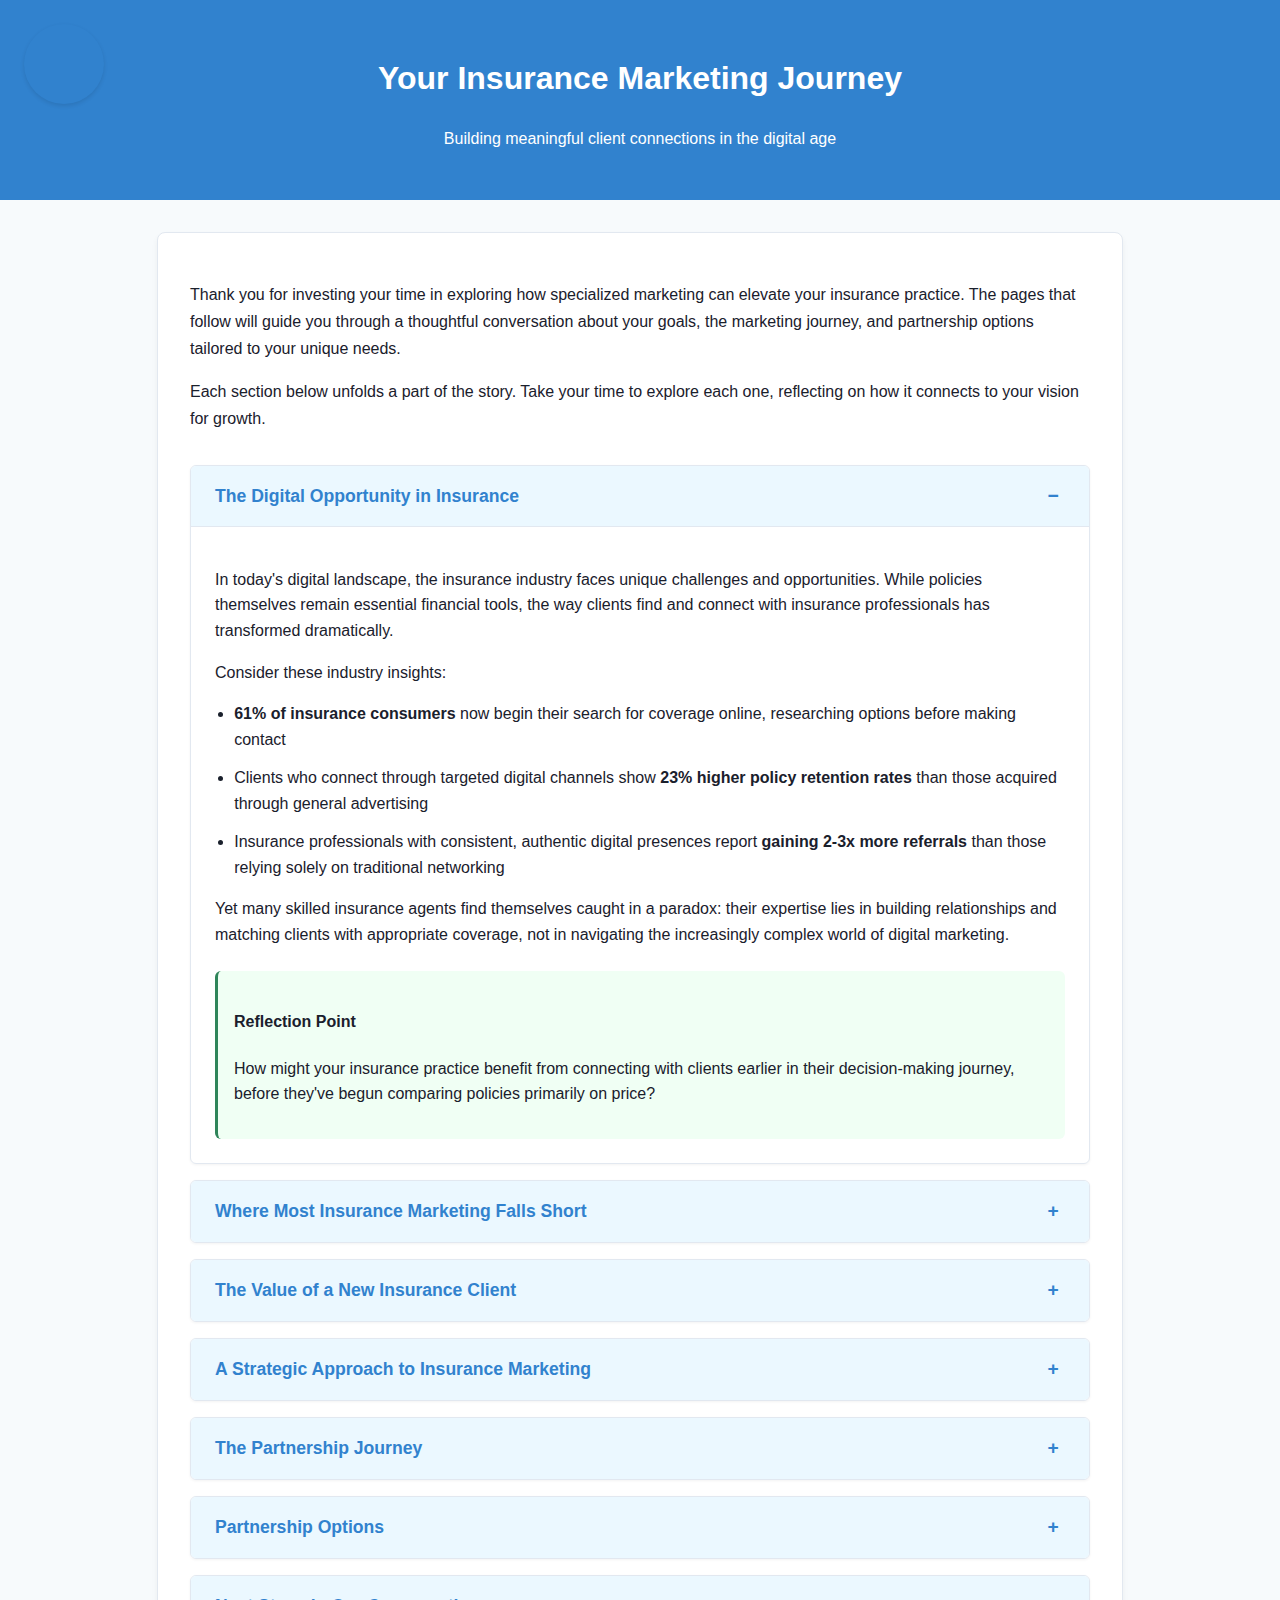
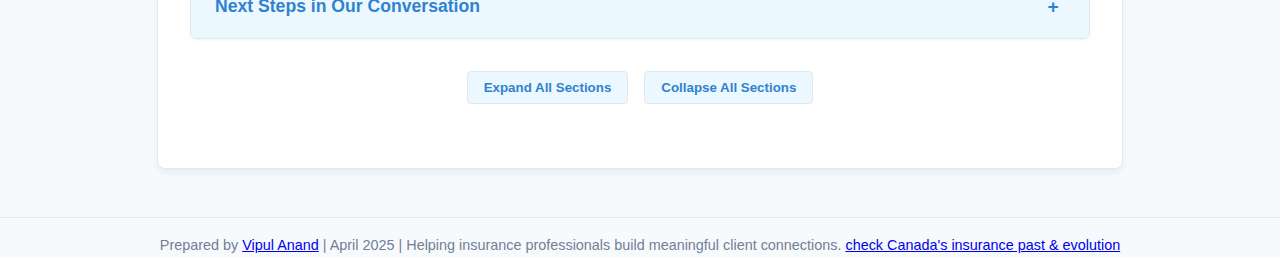
<file: index.html>
<!DOCTYPE html>
<html lang="en">
<head>
  <meta charset="UTF-8" />
  <meta name="viewport" content="width=device-width, initial-scale=1.0" />
  <title>Insurance Marketing Partnership - Guided Journey</title>
  <style>
    :root {
      --primary: #1a202c;
      --accent: #3182ce;
      --light: #f7fafc;
      --border: #e2e8f0;
      --success: #2f855a;
      --warning: #dd6b20;
      --premium: #6b46c1;
      --subtle: #f5f5f5;
    }
    
    body {
      font-family: 'Segoe UI', Tahoma, Geneva, Verdana, sans-serif;
      background-color: var(--light);
      color: var(--primary);
      margin: 0;
      padding: 0;
      line-height: 1.6;
    }

    header {
      background-color: var(--accent);
      color: white;
      padding: 2rem 1.5rem;
      text-align: center;
      position: relative;
    }
    
    .logo-container {
      position: absolute;
      top: 1.5rem;
      left: 1.5rem;
      width: 80px;
      height: 80px;
      background-color: #3182ce;
      border-radius: 50%;
      display: flex;
      align-items: center;
      justify-content: center;
      box-shadow: 0 2px 4px rgba(0,0,0,0.1);
      background-image: url('https://raw.githubusercontent.com/anandvip/va-retainer/main/valogo.png');
      background-size: contain;
      background-repeat: no-repeat;
      background-position: center;
    }

    main {
      max-width: 900px;
      margin: 2rem auto;
      background: white;
      border: 1px solid var(--border);
      border-radius: 8px;
      padding: 2rem;
      box-shadow: 0 4px 6px rgba(0, 0, 0, 0.05);
    }
    
    .intro-text {
      margin-bottom: 2rem;
      line-height: 1.7;
    }

    /* Collapsible Panel Styles */
    .panel-container {
      margin: 2rem 0;
    }
    
    .panel {
      border: 1px solid var(--border);
      border-radius: 6px;
      margin-bottom: 1rem;
      box-shadow: 0 1px 3px rgba(0,0,0,0.05);
      overflow: hidden;
    }
    
    .panel-header {
      background-color: #ebf8ff;
      padding: 1rem 1.5rem;
      cursor: pointer;
      display: flex;
      align-items: center;
      justify-content: space-between;
      border-bottom: 1px solid transparent;
    }
    
    .panel-title {
      font-weight: bold;
      color: var(--accent);
      font-size: 1.1rem;
    }
    
    .panel-toggle {
      color: var(--accent);
      font-weight: bold;
      font-size: 1.2rem;
      width: 24px;
      height: 24px;
      line-height: 24px;
      text-align: center;
    }
    
    .panel-content {
      padding: 0;
      max-height: 0;
      overflow: hidden;
      transition: max-height 0.3s ease, padding 0.3s ease;
    }
    
    .panel.active .panel-content {
      padding: 1.5rem;
      max-height: 2000px; /* Arbitrary large value */
    }
    
    .panel.active .panel-header {
      border-bottom: 1px solid var(--border);
    }
    
    /* Panel-specific styles */
    .reflection {
      background-color: #f0fff4;
      padding: 1rem;
      border-radius: 6px;
      margin-top: 1.5rem;
      border-left: 3px solid var(--success);
    }
    
    .note-box {
      background-color: #ebf8ff;
      padding: 1rem;
      border-radius: 6px;
      margin-top: 1rem;
      border-left: 3px solid var(--accent);
    }
    
    .journey-step {
      margin-bottom: 1.5rem;
    }
    
    .journey-step h4 {
      color: var(--accent);
      margin-bottom: 0.5rem;
    }
    
    /* Partnership Options Section */
    .plan-container {
      display: flex;
      flex-wrap: wrap;
      gap: 1.5rem;
      margin: 2rem 0;
      justify-content: center;
    }
    
    .plan-card {
      flex: 1;
      min-width: 260px;
      border: 1px solid var(--border);
      border-radius: 8px;
      padding: 1.5rem;
      display: flex;
      flex-direction: column;
      box-shadow: 0 2px 8px rgba(0,0,0,0.05);
    }
    
    .plan-standard {
      border-top: 4px solid var(--accent);
    }
    
    .plan-premium {
      border-top: 4px solid var(--premium);
    }
    
    .plan-performance {
      border-top: 4px solid var(--warning);
    }
    
    .plan-title {
      font-size: 1.4rem;
      font-weight: bold;
      margin-bottom: 0.5rem;
      text-align: center;
    }
    
    .plan-standard .plan-title {
      color: var(--accent);
    }
    
    .plan-premium .plan-title {
      color: var(--premium);
    }
    
    .plan-performance .plan-title {
      color: var(--warning);
    }
    
    .plan-price {
      font-size: 1.8rem;
      font-weight: bold;
      text-align: center;
      margin: 1rem 0;
    }
    
    .plan-price-caption {
      font-size: 0.9rem;
      color: #718096;
      text-align: center;
      margin-bottom: 1.5rem;
    }
    
    .plan-features {
      flex-grow: 1;
    }
    
    .plan-features li {
      margin-bottom: 0.7rem;
      line-height: 1.4;
    }
    
    .plan-cta {
      margin-top: 1.5rem;
      text-align: center;
      font-weight: bold;
      padding: 0.7rem;
      border-radius: 6px;
      background-color: #ebf8ff;
      color: var(--accent);
    }
    
    /* Toggle all controls */
    .toggle-controls {
      display: flex;
      justify-content: center;
      margin: 2rem 0;
      gap: 1rem;
    }
    
    .toggle-btn {
      padding: 0.5rem 1rem;
      background-color: #ebf8ff;
      color: var(--accent);
      border: 1px solid var(--border);
      border-radius: 4px;
      cursor: pointer;
      font-weight: bold;
      transition: all 0.2s ease;
    }
    
    .toggle-btn:hover {
      background-color: var(--accent);
      color: white;
    }
    
    /* Additional elements */
    .highlight-box {
      background-color: #ebf8ff;
      padding: 1.2rem;
      border-radius: 8px;
      margin: 1.5rem 0;
      border-left: 4px solid var(--accent);
      font-size: 1.1rem;
    }
    
    ul {
      padding-left: 1.2rem;
    }
    
    li {
      margin-bottom: 0.8rem;
    }
    
    footer {
      text-align: center;
      margin-top: 3rem;
      padding-top: 1rem;
      color: #718096;
      font-size: 0.9rem;
      border-top: 1px solid var(--border);
    }
    
    @media (max-width: 768px) {
      .plan-container {
        flex-direction: column;
      }
      
      .plan-card {
        width: 100%;
      }
    }
  </style>
</head>
<body>
  <header>
    <div class="logo-container"></div>
    <h1>Your Insurance Marketing Journey</h1>
    <p>Building meaningful client connections in the digital age</p>
  </header>
  
  <main>
    <div class="intro-text">
      <p>Thank you for investing your time in exploring how specialized marketing can elevate your insurance practice. The pages that follow will guide you through a thoughtful conversation about your goals, the marketing journey, and partnership options tailored to your unique needs.</p>
      
      <p>Each section below unfolds a part of the story. Take your time to explore each one, reflecting on how it connects to your vision for growth.</p>
    </div>
    
    <div class="panel-container">
      <!-- PANEL 1: The Digital Opportunity in Insurance -->
      <div class="panel active">
        <div class="panel-header" onclick="togglePanel(this.parentElement)">
          <div class="panel-title">The Digital Opportunity in Insurance</div>
          <div class="panel-toggle">−</div>
        </div>
        <div class="panel-content">
          <p>In today's digital landscape, the insurance industry faces unique challenges and opportunities. While policies themselves remain essential financial tools, the way clients find and connect with insurance professionals has transformed dramatically.</p>
          
          <p>Consider these industry insights:</p>
          
          <ul>
            <li><strong>61% of insurance consumers</strong> now begin their search for coverage online, researching options before making contact</li>
            <li>Clients who connect through targeted digital channels show <strong>23% higher policy retention rates</strong> than those acquired through general advertising</li>
            <li>Insurance professionals with consistent, authentic digital presences report <strong>gaining 2-3x more referrals</strong> than those relying solely on traditional networking</li>
          </ul>
          
          <p>Yet many skilled insurance agents find themselves caught in a paradox: their expertise lies in building relationships and matching clients with appropriate coverage, not in navigating the increasingly complex world of digital marketing.</p>
          
          <div class="reflection">
            <h4>Reflection Point</h4>
            <p>How might your insurance practice benefit from connecting with clients earlier in their decision-making journey, before they've begun comparing policies primarily on price?</p>
          </div>
        </div>
      </div>
      
      <!-- PANEL 2: Where Most Insurance Marketing Falls Short -->
      <div class="panel">
        <div class="panel-header" onclick="togglePanel(this.parentElement)">
          <div class="panel-title">Where Most Insurance Marketing Falls Short</div>
          <div class="panel-toggle">+</div>
        </div>
        <div class="panel-content">
          <p>The gap between potential and reality in insurance marketing often stems from three common approaches:</p>
          
          <div class="journey-step">
            <h4>1. The Sporadic Approach</h4>
            <p>Many insurance professionals post on social media or send emails only when they have spare time – creating inconsistent visibility that fails to build momentum or trust. Digital algorithms and client attention both reward consistency over occasional brilliance.</p>
          </div>
          
          <div class="journey-step">
            <h4>2. The Generic Approach</h4>
            <p>Template-driven content from corporate headquarters lacks the local relevance and personal connection that makes your service unique. When all agents share identical messaging, no individual voice stands out.</p>
          </div>
          
          <div class="journey-step">
            <h4>3. The Sales-First Approach</h4>
            <p>Leading with policy features and discounts often misses what clients are actually seeking: understanding, clarity, and confidence in their decisions. Educational content that addresses real concerns builds stronger connections than promotional messages.</p>
          </div>
          
          <p>The most effective insurance marketing bridges the gap between digital efficiency and personal relationship-building. It creates systems that consistently attract ideal clients while still reflecting your unique approach and expertise.</p>
          
          <div class="reflection">
            <h4>Reflection Point</h4>
            <p>Which of these approaches have you experienced or observed in your own marketing efforts? What results did they produce?</p>
          </div>
        </div>
      </div>
      
      <!-- PANEL 3: The Value of a New Insurance Client -->
      <div class="panel">
        <div class="panel-header" onclick="togglePanel(this.parentElement)">
          <div class="panel-title">The Value of a New Insurance Client</div>
          <div class="panel-toggle">+</div>
        </div>
        <div class="panel-content">
          <p>Understanding the lifetime value of an insurance client brings clarity to marketing investment decisions. While each practice is unique, industry averages provide valuable context:</p>
          
          <ul>
            <li><strong>Initial Policy Commission:</strong> $300-600 for a typical auto/home policy combination</li>
            <li><strong>Annual Renewal Value:</strong> $150-300 per year in renewal commissions</li>
            <li><strong>Cross-Selling Opportunity:</strong> 40-60% of satisfied clients eventually purchase additional policies</li>
            <li><strong>Referral Generation:</strong> Each satisfied client refers approximately 1.4 new prospects over their lifetime</li>
          </ul>
          
          <p>When we calculate these factors over a typical 7-year client relationship, the lifetime value of a single new insurance client often ranges from $3,000 to $6,000 in direct commission revenue.</p>
          
          <p>This perspective transforms marketing from an expense into an investment. A strategy that consistently attracts even 2-3 new qualified clients monthly can deliver significant returns over time.</p>
          
          <div class="note-box">
            <p>The most valuable clients aren't just those with the largest policies – they're those who trust you as their advisor across multiple insurance needs and confidently refer friends and family to your practice.</p>
          </div>
          
          <div class="reflection">
            <h4>Reflection Point</h4>
            <p>Based on your experience, what would you estimate as the lifetime value of your ideal client? How might this value influence your perspective on marketing investment?</p>
          </div>
        </div>
      </div>
      
      <!-- PANEL 4: A Strategic Approach to Insurance Marketing -->
      <div class="panel">
        <div class="panel-header" onclick="togglePanel(this.parentElement)">
          <div class="panel-title">A Strategic Approach to Insurance Marketing</div>
          <div class="panel-toggle">+</div>
        </div>
        <div class="panel-content">
          <p>Effective insurance marketing integrates four essential elements that work together to create a sustainable client acquisition system:</p>
          
          <div class="journey-step">
            <h4>1. Strategic Content Development</h4>
            <p>Creating helpful, educational content that addresses common questions and concerns before they become roadblocks. This positions you as a knowledgeable guide in the often confusing insurance landscape.</p>
          </div>
          
          <div class="journey-step">
            <h4>2. Targeted Visibility Campaigns</h4>
            <p>Carefully crafted ad campaigns that connect with people actively seeking information about insurance coverage, focused on your specific geographical area and ideal client profile.</p>
          </div>
          
          <div class="journey-step">
            <h4>3. Relationship Nurturing</h4>
            <p>Consistent communication through social media and email that maintains connection with prospects throughout their consideration process, which can often extend weeks or months.</p>
          </div>
          
          <div class="journey-step">
            <h4>4. Community Integration</h4>
            <p>Meaningful participation in local events and conversations that reinforces your presence as a trusted resource within the Hamilton community, creating organic visibility and referral opportunities.</p>
          </div>
          
          <p>When these elements work in harmony, they create multiple pathways for new clients to discover your practice. More importantly, they establish the foundation of trust necessary for meaningful insurance conversations.</p>
          
          <div class="reflection">
            <h4>Reflection Point</h4>
            <p>Which of these four elements do you feel has been strongest in your current approach? Which might benefit from additional focus?</p>
          </div>
        </div>
      </div>
      
      <!-- PANEL 5: The Partnership Journey -->
      <div class="panel">
        <div class="panel-header" onclick="togglePanel(this.parentElement)">
          <div class="panel-title">The Partnership Journey</div>
          <div class="panel-toggle">+</div>
        </div>
        <div class="panel-content">
          <p>Successful marketing partnerships evolve through predictable stages, each building on the previous foundation:</p>
          
          <div class="journey-step">
            <h4>Phase 1: Foundation (Month 1)</h4>
            <p>We begin by understanding your ideal clients, your unique strengths as an agent, and the policies you most want to grow. This discovery process shapes every strategic decision that follows and ensures authenticity in all communications.</p>
          </div>
          
          <div class="journey-step">
            <h4>Phase 2: Visibility Building (Months 2-3)</h4>
            <p>With foundations established, we focus on creating consistent content and targeted visibility that positions you as a trustworthy expert. Early engagement metrics help us refine messaging and targeting for maximum effectiveness.</p>
          </div>
          
          <div class="journey-step">
            <h4>Phase 3: Lead Generation Focus (Months 4-6)</h4>
            <p>As visibility grows, we intensify lead generation efforts with clear paths for interested prospects to connect with you directly. This phase often sees the first significant return on marketing investment through new policy sales.</p>
          </div>
          
          <div class="journey-step">
            <h4>Phase 4: Optimization & Growth (Ongoing)</h4>
            <p>With systems established, we continually refine based on performance data and expand into new opportunity areas. The focus shifts from building to optimizing and scaling what works best for your specific practice.</p>
          </div>
          
          <div class="note-box">
            <p>Throughout this journey, our partnership remains focused on attracting people who are actively seeking insurance solutions, have specific needs that align with your offerings, and are ready to have meaningful conversations – rather than pursuing high volumes of unqualified interest.</p>
          </div>
          
          <div class="reflection">
            <h4>Reflection Point</h4>
            <p>As you consider this partnership journey, what timeline aligns with your business goals? Are you looking for steady, sustainable growth or do you have specific growth targets for the coming year?</p>
          </div>
        </div>
      </div>
      
      <!-- PANEL 6: Partnership Options -->
      <div class="panel">
        <div class="panel-header" onclick="togglePanel(this.parentElement)">
          <div class="panel-title">Partnership Options</div>
          <div class="panel-toggle">+</div>
        </div>
        <div class="panel-content">
          <p>After considering the marketing journey and value potential, you may be wondering about specific partnership structures. I've developed three options that offer different approaches to our collaboration:</p>
          
          <div class="plan-container">
            <!-- Standard Plan -->
            <div class="plan-card plan-standard">
              <div class="plan-title">Standard Partnership</div>
              <div class="plan-price">CAD $2500</div>
              <div class="plan-price-caption">Monthly Investment</div>
              <div class="plan-features">
                <ul>
                  <li>21-31 hours of dedicated marketing support</li>
                  <li>Strategic ad creation for lead generation</li>
                  <li>AI-assisted blog content (1-2 posts monthly)</li>
                  <li>Social media content creation</li>
                  <li>Community event planning support</li>
                  <li>Monthly strategy Zoom calls</li>
                </ul>
              </div>
              <div class="plan-cta">Our Foundation Partnership</div>
            </div>
            
            <!-- Premium Plan -->
            <div class="plan-card plan-premium">
              <div class="plan-title">Premium Partnership</div>
              <div class="plan-price">CAD $3700</div>
              <div class="plan-price-caption">Monthly Investment</div>
              <div class="plan-features">
                <ul>
                  <li><strong>All Standard features, plus:</strong></li>
                  <li>Enhanced ad management with A/B testing</li>
                  <li>Monthly performance analytics reporting</li>
                  <li>Priority support (24-hour response time)</li>
                  <li>Quarterly strategy review sessions</li>
                  <li>Content calendar planning</li>
                  <li>Additional blog post (2-3 total monthly)</li>
                </ul>
              </div>
              <div class="plan-cta">Our Recommended Partnership</div>
            </div>
            
            <!-- Performance Plan -->
            <div class="plan-card plan-performance">
              <div class="plan-title">Performance Partnership</div>
              <div class="plan-price">CAD $2400 + Bonuses</div>
              <div class="plan-price-caption">Base + Results-Based Compensation</div>
              <div class="plan-features">
                <ul>
                  <li>18-24 hours of focused marketing support</li>
                  <li>Primary focus on lead generation activities</li>
                  <li>$50 bonus per qualified consultation</li>
                  <li>$100 bonus per new policy written</li>
                  <li>5% commission on first-year premium for policies over $2,000 annual value</li>
                  <li>We succeed together based on results</li>
                </ul>
              </div>
              <div class="plan-cta">Our Results-Driven Partnership</div>
            </div>
          </div>
          
          <div class="note-box">
            <p>Each option includes specialized insurance marketing expertise, access to AI and design tools, ongoing responsive support, and advertising strategy development. Advertising spend budgets are determined separately based on your specific goals and market.</p>
          </div>
          
          <div class="reflection">
            <h4>Reflection Point</h4>
            <p>As you review these options, which approach resonates most with your business philosophy and goals? Would you prefer a predictable investment, enhanced service level, or results-based partnership?</p>
          </div>
        </div>
      </div>
      
      <!-- PANEL 7: Next Steps -->
      <div class="panel">
        <div class="panel-header" onclick="togglePanel(this.parentElement)">
          <div class="panel-title">Next Steps in Our Conversation</div>
          <div class="panel-toggle">+</div>
        </div>
        <div class="panel-content">
          <p>After you've had time to review this information, I suggest we schedule a conversation to discuss:</p>
          
          <ul>
            <li>Your reflections on the partnership approaches presented</li>
            <li>Any questions that have emerged during your review</li>
            <li>Specific insurance offerings you most want to focus on growing</li>
            <li>Your preferred timeline for beginning our work together</li>
            <li>Any customizations to the partnership structure that might better serve your needs</li>
          </ul>
          
          <p>This conversation will help us refine the approach to perfectly align with your vision for your insurance practice.</p>
          
          <div class="highlight-box">
            <p>Remember that digital marketing is a process of continuous refinement. The most valuable partnerships are those where both parties communicate openly about what's working and what could be improved.</p>
            
            <p>I look forward to our next conversation and learning more about your vision for your insurance practice.</p>
          </div>
        </div>
      </div>
    </div>
    
    <div class="toggle-controls">
      <button class="toggle-btn" onclick="expandAllPanels()">Expand All Sections</button>
      <button class="toggle-btn" onclick="collapseAllPanels()">Collapse All Sections</button>
    </div>
  </main>
  
  <footer>
    Prepared by <a href="https://www.vipulanand.in/" target="_blank">Vipul Anand</a> | April 2025 | Helping insurance professionals build meaningful client connections.
    <span><a href="https://kb.harmonyplan.ca/hist" target="_blank">check Canada's insurance past & evolution</a></span>
  </footer>
  
  <script>
    // Panel toggle functions
    function togglePanel(panel) {
      panel.classList.toggle('active');
      const toggle = panel.querySelector('.panel-toggle');
      toggle.textContent = panel.classList.contains('active') ? '−' : '+';
    }
    
    function expandAllPanels() {
      document.querySelectorAll('.panel').forEach(panel => {
        panel.classList.add('active');
        panel.querySelector('.panel-toggle').textContent = '−';
      });
    }
    
    function collapseAllPanels() {
      document.querySelectorAll('.panel').forEach(panel => {
        panel.classList.remove('active');
        panel.querySelector('.panel-toggle').textContent = '+';
      });
      // Keep the first panel open
      const firstPanel = document.querySelector('.panel');
      firstPanel.classList.add('active');
      firstPanel.querySelector('.panel-toggle').textContent = '−';
    }
    
    // Initialize with first panel open
    document.addEventListener('DOMContentLoaded', function() {
      const firstPanel = document.querySelector('.panel');
      firstPanel.classList.add('active');
      firstPanel.querySelector('.panel-toggle').textContent = '−';
    });
  </script>
</body>
</html>
</file>
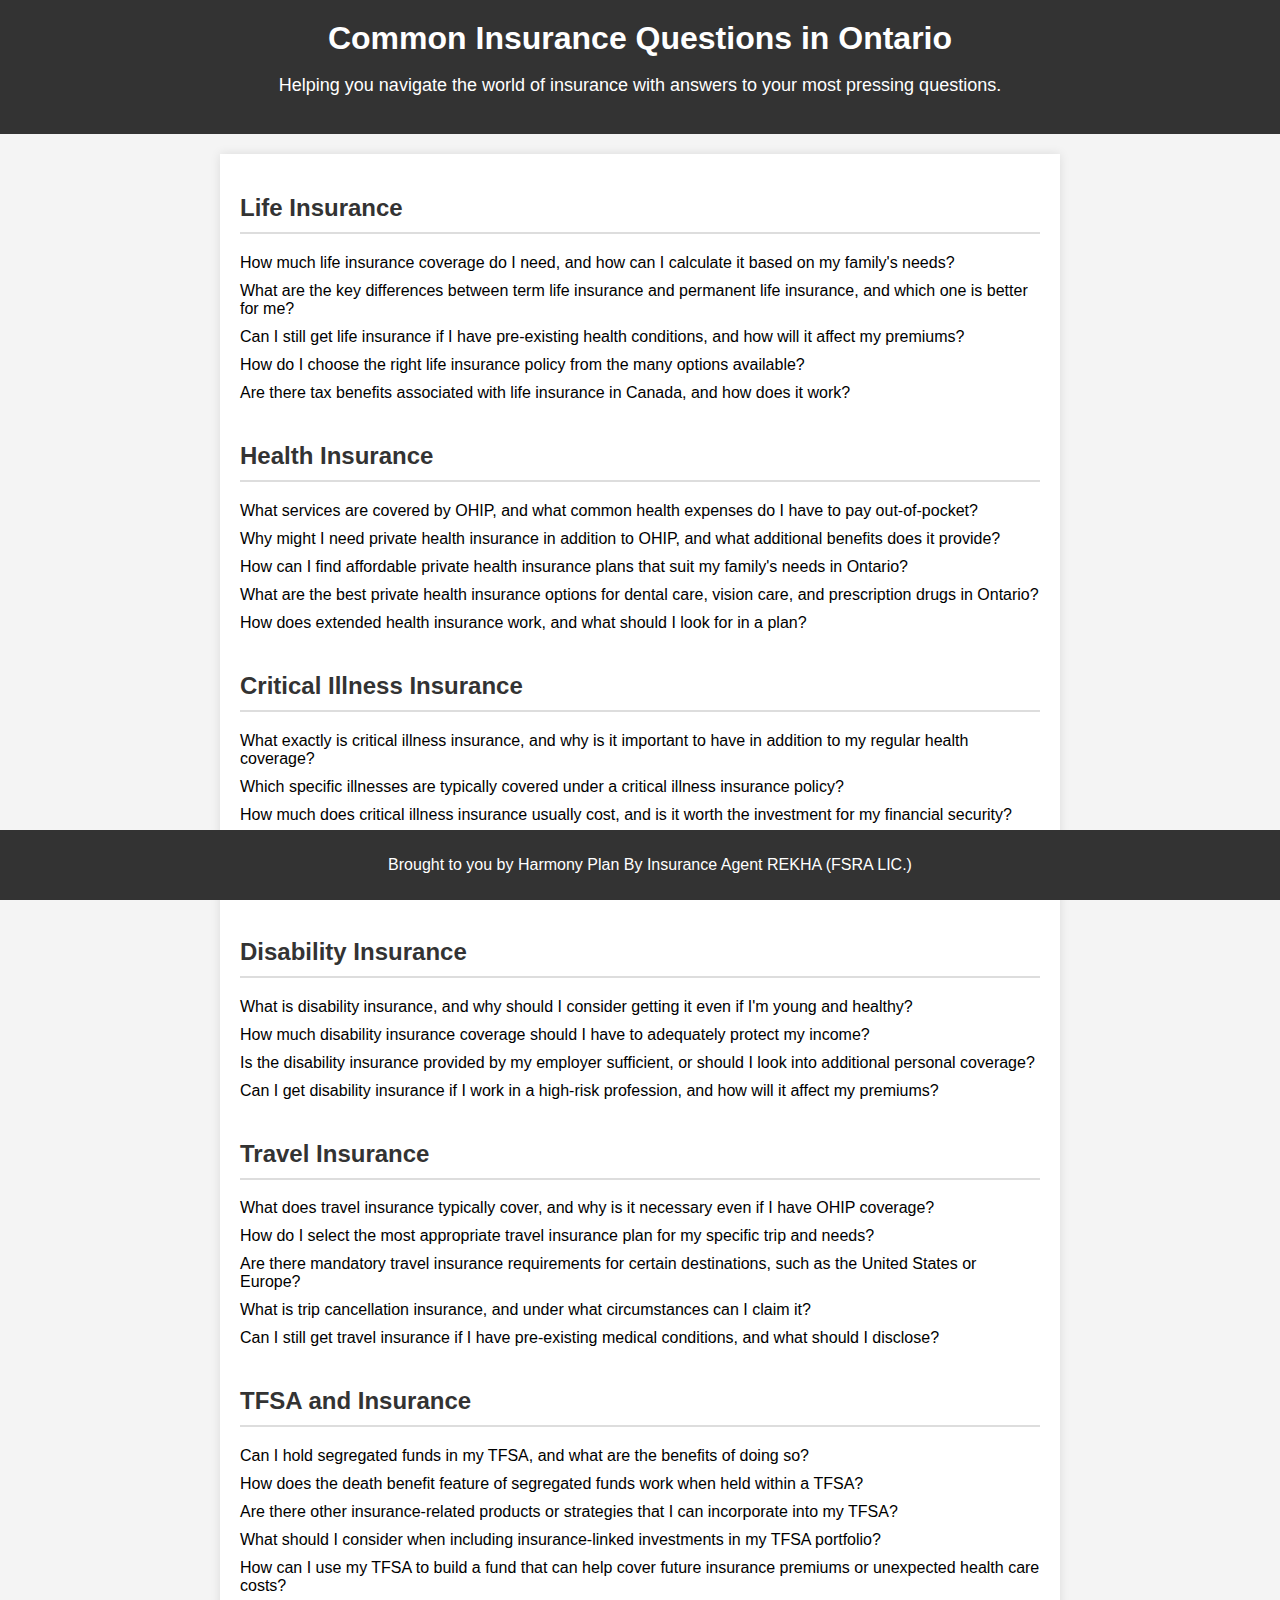
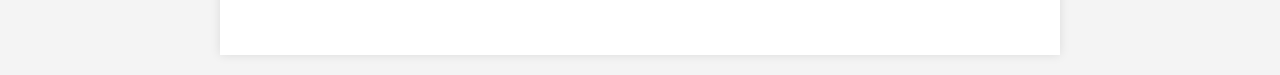
<file: faq/index.html>
<!DOCTYPE html>
<html lang="en">
<head>
    <meta charset="UTF-8">
    <meta name="viewport" content="width=device-width, initial-scale=1.0">
    <title>Common Insurance Questions in Ontario</title>
    <style>
        body {
            font-family: Arial, sans-serif;
            margin: 0;
            padding: 0;
            background-color: #f4f4f4;
        }
        header {
            background-color: #333;
            color: #fff;
            text-align: center;
            padding: 20px;
        }
        header h1 {
            margin: 0;
        }
        header p {
            font-size: 18px;
        }
        main {
            max-width: 800px;
            margin: 20px auto;
            padding: 20px;
            background-color: #fff;
            box-shadow: 0 0 10px rgba(0,0,0,0.1);
        }
        section {
            margin-bottom: 40px;
        }
        h2 {
            color: #333;
            border-bottom: 2px solid #ddd;
            padding-bottom: 10px;
        }
        ul {
            list-style-type: none;
            padding: 0;
        }
        li {
            margin-bottom: 10px;
            font-size: 16px;
        }
        footer {
            text-align: center;
            padding: 10px;
            background-color: #333;
            color: #fff;
            position: fixed;
            bottom: 0;
            width: 100%;
        }
        footer a {
            color: #fff;
            text-decoration: none;
        }
        footer a:hover {
            text-decoration: underline;
        }
    </style>
</head>
<body>
    <header>
        <h1>Common Insurance Questions in Ontario</h1>
        <p>Helping you navigate the world of insurance with answers to your most pressing questions.</p>
    </header>
    <main>
        <section>
            <h2>Life Insurance</h2>
            <ul>
                <li>How much life insurance coverage do I need, and how can I calculate it based on my family's needs?</li>
                <li>What are the key differences between term life insurance and permanent life insurance, and which one is better for me?</li>
                <li>Can I still get life insurance if I have pre-existing health conditions, and how will it affect my premiums?</li>
                <li>How do I choose the right life insurance policy from the many options available?</li>
                <li>Are there tax benefits associated with life insurance in Canada, and how does it work?</li>
            </ul>
        </section>
        <section>
            <h2>Health Insurance</h2>
            <ul>
                <li>What services are covered by OHIP, and what common health expenses do I have to pay out-of-pocket?</li>
                <li>Why might I need private health insurance in addition to OHIP, and what additional benefits does it provide?</li>
                <li>How can I find affordable private health insurance plans that suit my family's needs in Ontario?</li>
                <li>What are the best private health insurance options for dental care, vision care, and prescription drugs in Ontario?</li>
                <li>How does extended health insurance work, and what should I look for in a plan?</li>
            </ul>
        </section>
        <section>
            <h2>Critical Illness Insurance</h2>
            <ul>
                <li>What exactly is critical illness insurance, and why is it important to have in addition to my regular health coverage?</li>
                <li>Which specific illnesses are typically covered under a critical illness insurance policy?</li>
                <li>How much does critical illness insurance usually cost, and is it worth the investment for my financial security?</li>
                <li>Can I purchase critical illness insurance if I already have a serious health condition, and what are the implications?</li>
                <li>How does critical illness insurance complement my existing disability or life insurance policies?</li>
            </ul>
        </section>
        <section>
            <h2>Disability Insurance</h2>
            <ul>
                <li>What is disability insurance, and why should I consider getting it even if I'm young and healthy?</li>
                <li What is the difference between short-term disability and long-term disability insurance, and do I need both?</li>
                <li>How much disability insurance coverage should I have to adequately protect my income?</li>
                <li>Is the disability insurance provided by my employer sufficient, or should I look into additional personal coverage?</li>
                <li>Can I get disability insurance if I work in a high-risk profession, and how will it affect my premiums?</li>
            </ul>
        </section>
        <section>
            <h2>Travel Insurance</h2>
            <ul>
                <li>What does travel insurance typically cover, and why is it necessary even if I have OHIP coverage?</li>
                <li>How do I select the most appropriate travel insurance plan for my specific trip and needs?</li>
                <li>Are there mandatory travel insurance requirements for certain destinations, such as the United States or Europe?</li>
                <li>What is trip cancellation insurance, and under what circumstances can I claim it?</li>
                <li>Can I still get travel insurance if I have pre-existing medical conditions, and what should I disclose?</li>
            </ul>
        </section>
        <section>
            <h2>TFSA and Insurance</h2>
            <ul>
                <li>Can I hold segregated funds in my TFSA, and what are the benefits of doing so?</li>
                <li>How does the death benefit feature of segregated funds work when held within a TFSA?</li>
                <li>Are there other insurance-related products or strategies that I can incorporate into my TFSA?</li>
                <li>What should I consider when including insurance-linked investments in my TFSA portfolio?</li>
                <li>How can I use my TFSA to build a fund that can help cover future insurance premiums or unexpected health care costs?</li>
            </ul>
        </section>
    </main>
    <footer>
        <p>Brought to you by <a href="https://harmonyplan.ca">Harmony Plan By Insurance Agent REKHA (FSRA LIC.)</a></p>
    </footer>
</body>
</html>
</file>
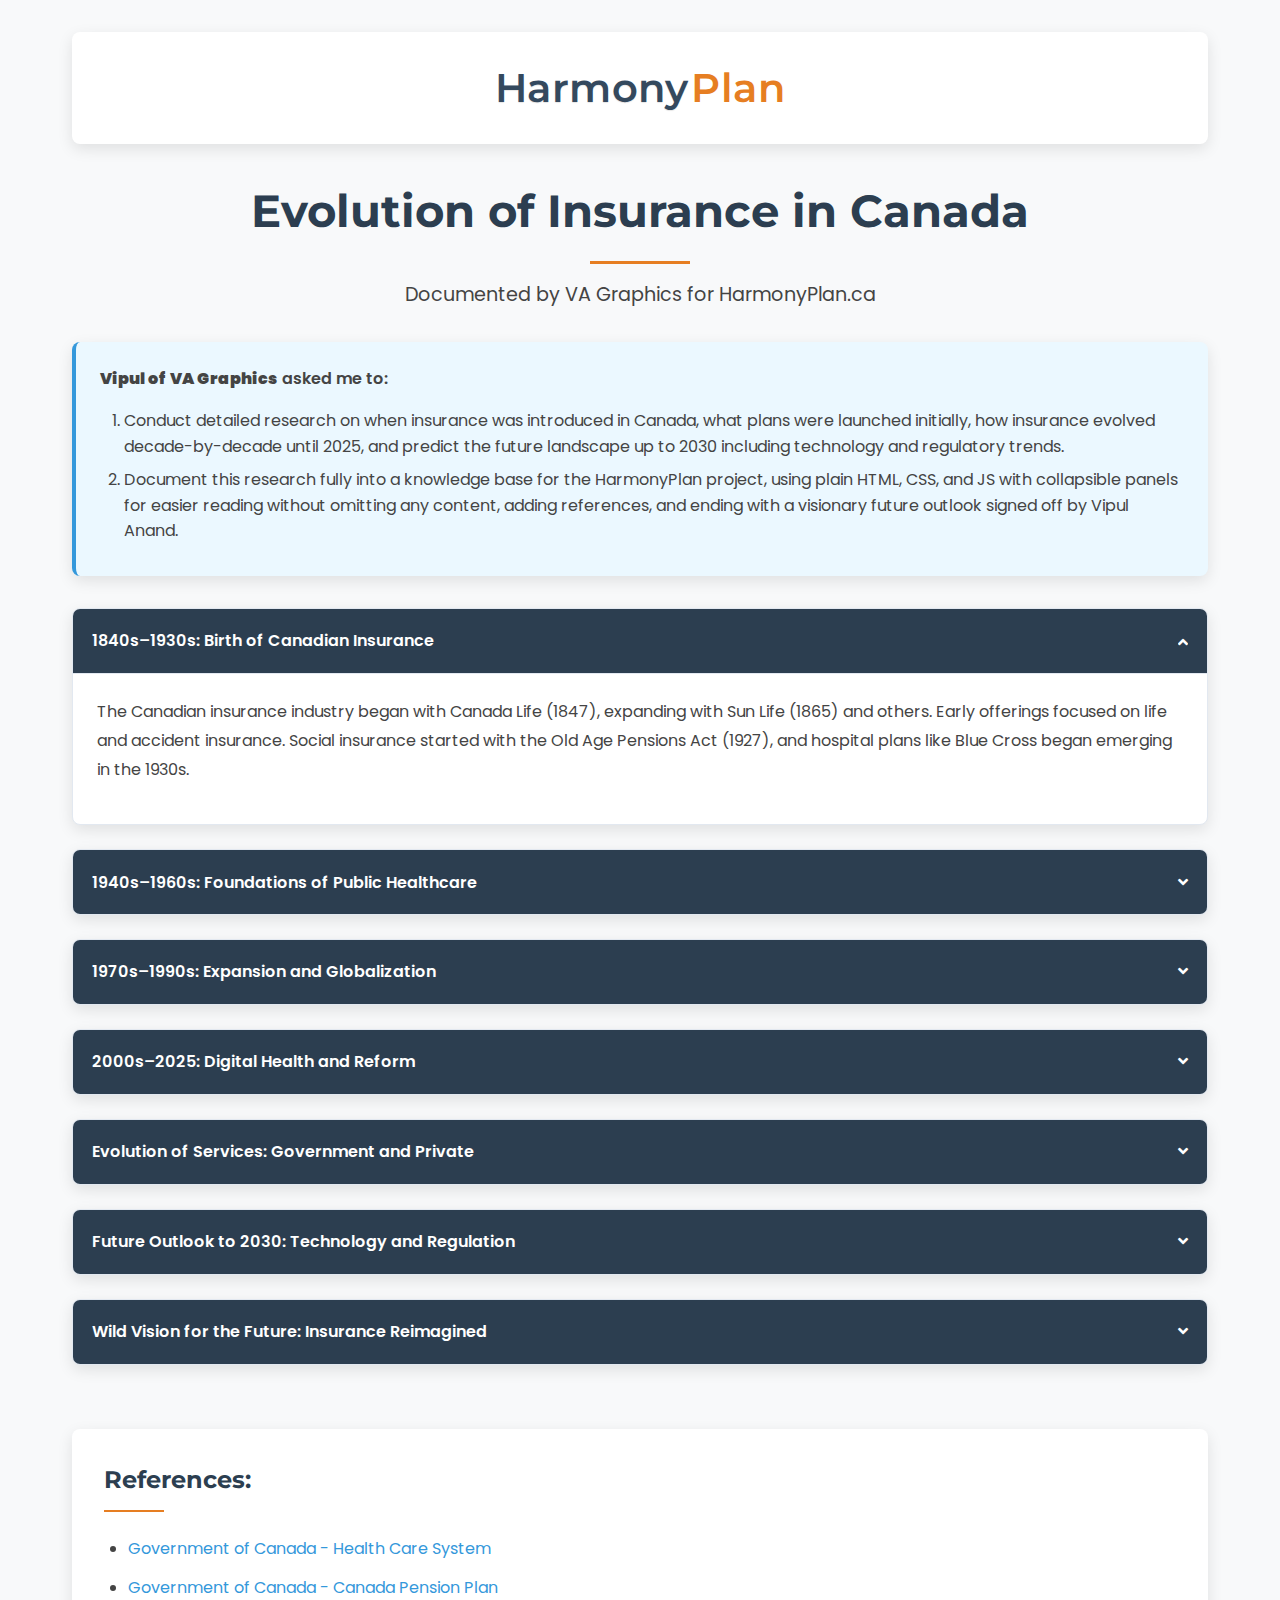
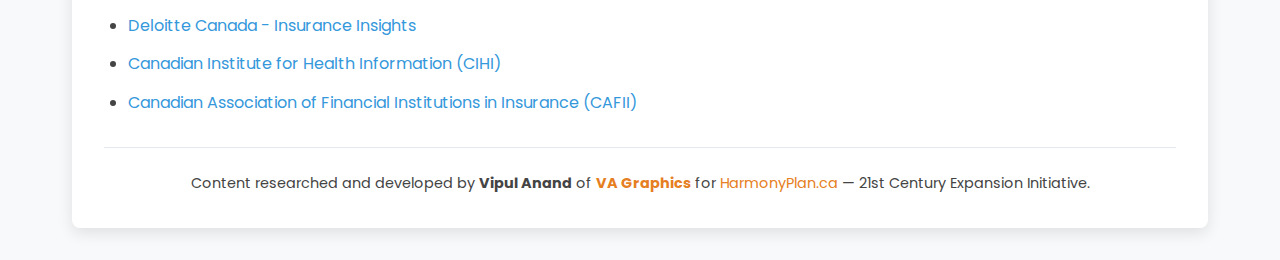
<file: hist/index.html>
<!DOCTYPE html>
<html lang="en">
<head>
  <meta charset="UTF-8">
  <meta name="viewport" content="width=device-width, initial-scale=1.0">
  <title>Evolution of Insurance in Canada - HarmonyPlan Knowledge Base</title>
  <style>
    :root {
      --primary-color: #2c3e50;
      --secondary-color: #3498db;
      --accent-color: #e67e22;
      --light-color: #f8f9fa;
      --dark-color: #343a40;
      --text-color: #444;
      --white: #ffffff;
      --shadow: 0 5px 15px rgba(0,0,0,0.1);
      --border: #e2e8f0;
      --transition: all 0.3s ease;
    }
    
    /* Logo styling */
    .logo-text {
      display: flex;
      align-items: center;
      font-size: 2.5rem;
      letter-spacing: 0.5px;
      font-family: 'Montserrat', sans-serif;
      font-weight: 600;
    }
    
    .logo-harmony {
      color: #34495e;
      position: relative;
      text-shadow: 0 1px 1px rgba(0,0,0,0.1);
    }
    
    .logo-plan {
      color: #e67e22;
      transition: color 0.3s ease, transform 0.3s ease;
    }
    
    .logo-harmony::after {
      content: "";
      display: inline-block;
      width: 0.08em;
    }
    
    * {
      margin: 0;
      padding: 0;
      box-sizing: border-box;
    }
    
    body {
      font-family: 'Poppins', 'Segoe UI', Tahoma, Geneva, Verdana, sans-serif;
      background: var(--light-color);
      color: var(--text-color);
      line-height: 1.6;
      padding: 0;
      margin: 0;
    }
    
    .container {
      max-width: 1200px;
      margin: 0 auto;
      padding: 2rem;
    }
    
    .logo-container {
      display: flex;
      justify-content: center;
      margin-bottom: 2rem;
      background-color: var(--white);
      padding: 1.5rem;
      border-radius: 8px;
      box-shadow: var(--shadow);
    }
    
    .logo {
      max-width: 250px;
      height: auto;
    }
    
    header {
      margin-bottom: 2rem;
      text-align: center;
    }
    
    h1 {
      font-family: 'Montserrat', sans-serif;
      font-size: 2.8rem;
      font-weight: 700;
      color: var(--primary-color);
      margin-bottom: 1rem;
      position: relative;
      padding-bottom: 1rem;
    }
    
    h1:after {
      content: '';
      position: absolute;
      bottom: 0;
      left: 50%;
      transform: translateX(-50%);
      width: 100px;
      height: 3px;
      background-color: var(--accent-color);
    }
    
    .subtitle {
      font-size: 1.2rem;
      color: var(--text-color);
      margin-bottom: 2rem;
    }
    
    .notification {
      margin-bottom: 2rem;
      padding: 1.5rem;
      background: #ebf8ff;
      border-left: 4px solid var(--secondary-color);
      border-radius: 8px;
      box-shadow: var(--shadow);
    }
    
    .notification p {
      margin-bottom: 1rem;
      font-weight: 600;
    }
    
    .notification ol {
      padding-left: 1.5rem;
    }
    
    .notification li {
      margin-bottom: 0.5rem;
    }
    
    .panel {
      border: 1px solid var(--border);
      border-radius: 8px;
      margin-bottom: 1.5rem;
      overflow: hidden;
      background: white;
      box-shadow: var(--shadow);
      transition: var(--transition);
    }
    
    .panel:hover {
      transform: translateY(-5px);
      box-shadow: 0 15px 30px rgba(0, 0, 0, 0.15);
    }
    
    .panel-header {
      background: var(--primary-color);
      color: white;
      padding: 1.2rem;
      cursor: pointer;
      font-weight: 600;
      display: flex;
      justify-content: space-between;
      align-items: center;
    }
    
    .panel-header::after {
      content: '\f107';
      font-family: 'Font Awesome 5 Free';
      font-weight: 900;
      transition: var(--transition);
    }
    
    .panel-header.active::after {
      transform: rotate(180deg);
    }
    
    .panel-content {
      padding: 1.5rem;
      display: none;
      line-height: 1.8;
      border-top: 1px solid var(--border);
    }
    
    .panel-content p {
      margin-bottom: 1rem;
    }
    
    footer {
      margin-top: 4rem;
      padding: 2rem;
      background: var(--white);
      border-radius: 8px;
      box-shadow: var(--shadow);
    }
    
    footer h3 {
      font-family: 'Montserrat', sans-serif;
      font-size: 1.5rem;
      color: var(--primary-color);
      margin-bottom: 1.5rem;
      position: relative;
      padding-bottom: 0.8rem;
    }
    
    footer h3:after {
      content: '';
      position: absolute;
      bottom: 0;
      left: 0;
      width: 60px;
      height: 2px;
      background-color: var(--accent-color);
    }
    
    footer ul {
      padding-left: 1.5rem;
    }
    
    footer li {
      margin-bottom: 0.8rem;
    }
    
    footer a {
      color: var(--secondary-color);
      text-decoration: none;
      transition: var(--transition);
    }
    
    footer a:hover {
      color: var(--accent-color);
      text-decoration: underline;
    }
    
    .copyright {
      margin-top: 2rem;
      padding-top: 1.5rem;
      border-top: 1px solid var(--border);
      text-align: center;
      font-size: 0.9rem;
      color: var(--text-light);
    }
    
    .copyright a {
      color: var(--accent-color);
      text-decoration: none;
    }
    
    @media (max-width: 768px) {
      h1 {
        font-size: 2.2rem;
      }
      
      .container {
        padding: 1rem;
      }
      
      .panel-header {
        padding: 1rem;
      }
    }
  </style>
</head>
<body>
  <div class="container">
    <div class="logo-container">
      <div class="logo-text">
        <span class="logo-harmony">Harmony</span><span class="logo-plan">Plan</span>
      </div>
    </div>
    
    <header>
      <h1>Evolution of Insurance in Canada</h1>
      <p class="subtitle">Documented by VA Graphics for HarmonyPlan.ca</p>
    </header>

    <div class="notification">
      <p><strong>Vipul of VA Graphics</strong> asked me to:</p>
      <ol>
        <li>Conduct detailed research on when insurance was introduced in Canada, what plans were launched initially, how insurance evolved decade-by-decade until 2025, and predict the future landscape up to 2030 including technology and regulatory trends.</li>
        <li>Document this research fully into a knowledge base for the HarmonyPlan project, using plain HTML, CSS, and JS with collapsible panels for easier reading without omitting any content, adding references, and ending with a visionary future outlook signed off by Vipul Anand.</li>
      </ol>
    </div>

    <!-- Panels Start -->
    
    <div class="panel">
      <div class="panel-header">1840s–1930s: Birth of Canadian Insurance</div>
      <div class="panel-content">
        <p>The Canadian insurance industry began with Canada Life (1847), expanding with Sun Life (1865) and others. Early offerings focused on life and accident insurance. Social insurance started with the Old Age Pensions Act (1927), and hospital plans like Blue Cross began emerging in the 1930s.</p>
      </div>
    </div>

    <div class="panel">
      <div class="panel-header">1940s–1960s: Foundations of Public Healthcare</div>
      <div class="panel-content">
        <p>Canada introduced Unemployment Insurance (1940), Saskatchewan pioneered hospital insurance (1947), and the federal Hospital Insurance Act (1957) expanded public coverage nationwide. Medicare was born in the 1960s with the Medical Care Act (1966), and CPP/QPP established contributory pensions.</p>
      </div>
    </div>

    <div class="panel">
      <div class="panel-header">1970s–1990s: Expansion and Globalization</div>
      <div class="panel-content">
        <p>The Guaranteed Income Supplement (GIS) boosted seniors' income. Private insurers grew living benefits, critical illness coverage, and digitalization began in the 1980s. The Canada Health Act (1984) consolidated public insurance. NAFTA and global competition reshaped the market in the 1990s.</p>
      </div>
    </div>

    <div class="panel">
      <div class="panel-header">2000s–2025: Digital Health and Reform</div>
      <div class="panel-content">
        <p>Employers expanded extended health benefits. E-health, online insurance, and telemedicine gained traction. COVID-19 accelerated virtual healthcare. Canada began a pharmacare rollout in 2024. Insurers invest heavily in AI, data analytics, and digital platforms.</p>
      </div>
    </div>

    <div class="panel">
      <div class="panel-header">Evolution of Services: Government and Private</div>
      <div class="panel-content">
        <p>Life and health services expanded: group benefits, digital underwriting, wearable devices for wellness tracking. Government programs moved toward covering a broader array of healthcare services beyond hospitals and physicians. AI, customer-first digital services, and data-driven insurance define the new normal.</p>
      </div>
    </div>

    <div class="panel">
      <div class="panel-header">Future Outlook to 2030: Technology and Regulation</div>
      <div class="panel-content">
        <p>Artificial Intelligence (AI) will dominate underwriting and service. Blockchain could automate health claims. Digital health integration (IoT, remote monitoring) will redefine policy structures. New privacy and AI regulations will protect consumers while encouraging innovation. Public healthcare will continue expanding beyond hospital services into pharmacare, dental, and mental health domains.</p>
      </div>
    </div>

    <div class="panel">
      <div class="panel-header">Wild Vision for the Future: Insurance Reimagined</div>
      <div class="panel-content">
        <p>Imagine insurance as a real-time life partner: smart health contracts updating dynamically with your daily habits, risks analyzed on the fly by AI assistants, premiums flexing automatically as you live. Personalized prevention plans crafted by your digital twin. Virtual healthcare pods in homes. Insurance no longer seen as a burden, but an empowering ally — a safety net interwoven with your life, personalized, predictive, and preventive. By 2040, perhaps "insurance" will have evolved into "life curation," blending finance, wellness, and risk navigation seamlessly, quietly securing lives in ways today's industry cannot yet fathom.</p>
      </div>
    </div>

    <!-- Panels End -->

    <footer>
      <h3>References:</h3>
      <ul>
        <li><a href="https://www.canada.ca/en/health-canada/services/health-care-system/canada-health-care-system.html" target="_blank">Government of Canada - Health Care System</a></li>
        <li><a href="https://www.canada.ca/en/services/benefits/publicpensions/cpp.html" target="_blank">Government of Canada - Canada Pension Plan</a></li>
        <li><a href="https://www.deloitte.com/ca/en/industries/insurance.html" target="_blank">Deloitte Canada - Insurance Insights</a></li>
        <li><a href="https://www.cihi.ca/en/" target="_blank">Canadian Institute for Health Information (CIHI)</a></li>
        <li><a href="https://www.cafii.com/" target="_blank">Canadian Association of Financial Institutions in Insurance (CAFII)</a></li>
      </ul>
      <p class="copyright">Content researched and developed by <strong>Vipul Anand</strong> of <strong><a href="https://www.vipulanand.in/" target="_blank">VA Graphics</a></strong> for <a href="https://harmonyplan.ca" target="_blank">HarmonyPlan.ca</a> — 21st Century Expansion Initiative.</p>
    </footer>
  </div>

  <script>
    // Add Font Awesome for panel icons
    const fontAwesome = document.createElement('link');
    fontAwesome.rel = 'stylesheet';
    fontAwesome.href = 'https://cdnjs.cloudflare.com/ajax/libs/font-awesome/5.15.4/css/all.min.css';
    document.head.appendChild(fontAwesome);
    
    // Add Google Fonts
    const googleFonts = document.createElement('link');
    googleFonts.rel = 'stylesheet';
    googleFonts.href = 'https://fonts.googleapis.com/css2?family=Montserrat:wght@400;600;700&family=Poppins:wght@300;400;500;600&display=swap';
    document.head.appendChild(googleFonts);
    
    // Panel toggle functionality
    document.addEventListener('DOMContentLoaded', function() {
      const panels = document.querySelectorAll('.panel-header');
      
      // Open the first panel by default
      const firstPanel = document.querySelector('.panel-header');
      const firstPanelContent = firstPanel.nextElementSibling;
      firstPanel.classList.add('active');
      firstPanelContent.style.display = 'block';
      
      panels.forEach(header => {
        header.addEventListener('click', () => {
          const content = header.nextElementSibling;
          header.classList.toggle('active');
          
          if (content.style.display === 'block') {
            content.style.display = 'none';
          } else {
            content.style.display = 'block';
          }
        });
      });
    });
  </script>
</body>
</html>
</file>
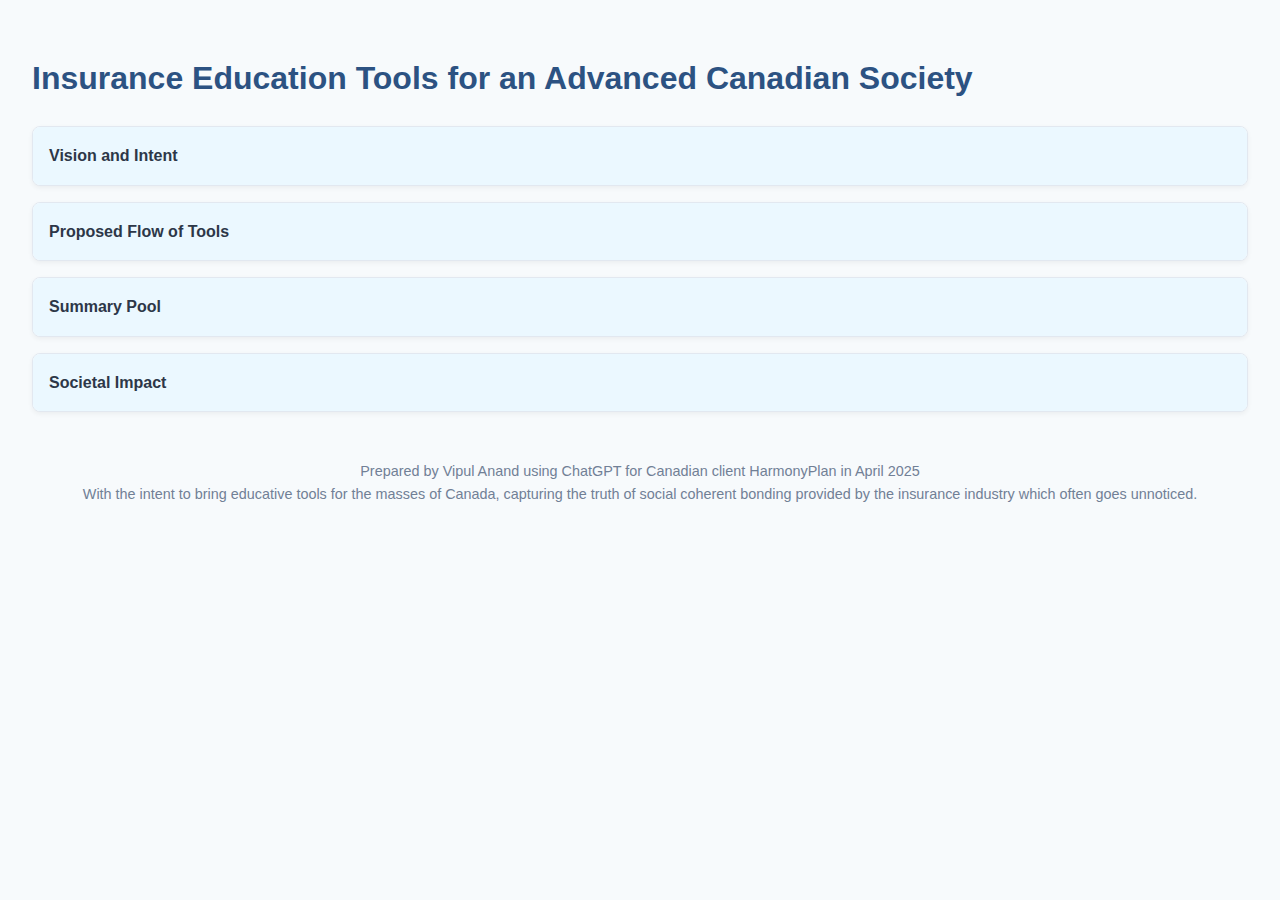
<file: tools/index.html>
<!DOCTYPE html>
<html lang="en">
<head>
  <meta charset="UTF-8">
  <meta name="viewport" content="width=device-width, initial-scale=1.0">
  <title>Insurance Education Tools for an Advanced Society</title>
  <style>
    body {
      font-family: 'Segoe UI', Tahoma, Geneva, Verdana, sans-serif;
      line-height: 1.6;
      margin: 0;
      padding: 2rem;
      background: #f7fafc;
      color: #2d3748;
    }
    h1, h2, h3 {
      color: #2c5282;
    }
    .accordion {
      margin-bottom: 1rem;
      background: #fff;
      border: 1px solid #e2e8f0;
      border-radius: 8px;
      overflow: hidden;
      box-shadow: 0 2px 5px rgba(0,0,0,0.05);
    }
    .accordion-header {
      background: #ebf8ff;
      padding: 1rem;
      cursor: pointer;
      font-weight: bold;
    }
    .accordion-content {
      max-height: 0;
      overflow: hidden;
      transition: max-height 0.3s ease;
      background: #fff;
      padding: 0 1rem;
    }
    .accordion-content.open {
      padding: 1rem;
      max-height: 500px;
    }
    footer {
      margin-top: 3rem;
      text-align: center;
      font-size: 0.9rem;
      color: #718096;
    }
  </style>
</head>
<body>
  <h1>Insurance Education Tools for an Advanced Canadian Society</h1>

  <div class="accordion">
    <div class="accordion-header">Vision and Intent</div>
    <div class="accordion-content">
      <p>Beautifully framed — we need tools that educate, simplify, and elevate human understanding around insurance, especially for Canada, which influences broader global trends through its civic maturity.</p>
      <p>The goal is to create tools that are awareness-elevating, not just sales-oriented. These tools must remove old dogmas and empower users with control, agency, and pride in making smarter choices.</p>
    </div>
  </div>

  <div class="accordion">
    <div class="accordion-header">Proposed Flow of Tools</div>
    <div class="accordion-content">
      <h2>1. Life Stage Needs Calculator</h2>
      <p><strong>Purpose:</strong> Remove confusion about "Do I need insurance?"</p>
      <p><strong>Tool:</strong> Simple quiz categorizing users into life stages with a visual needs map personalized for them.</p>
      <p><strong>Impact:</strong> Eliminates one-size-fits-all thinking. Helps users see insurance as timely empowerment.</p>
      <p><strong>Buildable:</strong> Yes (HTML/CSS/JS Quiz + Chart.js).</p>

      <h2>2. Protection Gap Estimator</h2>
      <p><strong>Purpose:</strong> Highlight consequences of lacking insurance.</p>
      <p><strong>Tool:</strong> Inputs for income, expenses, debts, and savings to calculate financial vulnerability.</p>
      <p><strong>Impact:</strong> Empowers preventive action.</p>
      <p><strong>Buildable:</strong> Yes (Simple JavaScript tool).</p>

      <h2>3. Custom Coverage Designer (LEGO-style)</h2>
      <p><strong>Purpose:</strong> Allow people to build their own insurance like blocks.</p>
      <p><strong>Tool:</strong> Drag-and-drop builder with live price estimates.</p>
      <p><strong>Impact:</strong> Turns insurance into a creative, personal process.</p>
      <p><strong>Buildable:</strong> Yes (React DnD or interact.js).</p>

      <h2>4. Insurance Myth Buster (Interactive FAQs)</h2>
      <p><strong>Purpose:</strong> Break down false beliefs around insurance.</p>
      <p><strong>Tool:</strong> Clickable cards with myths on front and truths/data stories on back.</p>
      <p><strong>Impact:</strong> Creates dialogue rather than lecturing.</p>
      <p><strong>Buildable:</strong> Yes (HTML/CSS cards with JS flips).</p>

      <h2>5. Claim Readiness Score</h2>
      <p><strong>Purpose:</strong> Educate users on how claim-ready they are.</p>
      <p><strong>Tool:</strong> Checklist scoring system with practical advice to improve readiness.</p>
      <p><strong>Impact:</strong> Encourages responsible policy ownership.</p>
      <p><strong>Buildable:</strong> Yes (HTML forms + JS scoring).</p>

      <h2>6. Long-Term Premium vs Benefit Visualizer</h2>
      <p><strong>Purpose:</strong> Reframe insurance as continuous value rather than a waste if not claimed.</p>
      <p><strong>Tool:</strong> Slider showing premiums vs potential benefits over time.</p>
      <p><strong>Impact:</strong> Changes perception to long-term peace-of-mind thinking.</p>
      <p><strong>Buildable:</strong> Yes (Chart.js + slider input).</p>

      <h2>7. Future You Simulation</h2>
      <p><strong>Purpose:</strong> Create emotional engagement with insurance decisions.</p>
      <p><strong>Tool:</strong> Interactive simulation of different future outcomes depending on coverage.</p>
      <p><strong>Impact:</strong> Frames insurance as a gift to your future self and loved ones.</p>
      <p><strong>Buildable:</strong> Yes (Interactive storytelling with decision trees).</p>
    </div>
  </div>

  <div class="accordion">
    <div class="accordion-header">Summary Pool</div>
    <div class="accordion-content">
      <table>
        <thead>
          <tr>
            <th>Flow Step</th>
            <th>Purpose</th>
            <th>Build Type</th>
          </tr>
        </thead>
        <tbody>
          <tr><td>Life Stage Needs Calculator</td><td>Know if you even need insurance</td><td>Quiz + Chart</td></tr>
          <tr><td>Protection Gap Estimator</td><td>See risks of no insurance</td><td>Math tool</td></tr>
          <tr><td>Custom Coverage Designer</td><td>Assemble your own protection</td><td>Drag-drop</td></tr>
          <tr><td>Insurance Myth Buster</td><td>Break false beliefs</td><td>Card flip</td></tr>
          <tr><td>Claim Readiness Score</td><td>Measure how ready you are to claim</td><td>Checklist</td></tr>
          <tr><td>Premium vs Benefit Visualizer</td><td>Understand long-term value</td><td>Slider+Chart</td></tr>
          <tr><td>Future You Simulation</td><td>Emotional connection to decisions</td><td>Story tree</td></tr>
        </tbody>
      </table>
    </div>
  </div>

  <div class="accordion">
    <div class="accordion-header">Societal Impact</div>
    <div class="accordion-content">
      <ul>
        <li><strong>Mindfulness:</strong> People become aware of why they insure, not just what they insure.</li>
        <li><strong>Responsibility:</strong> Ownership mindset, not blame mindset.</li>
        <li><strong>Empathy:</strong> See insurance as a societal and familial bond.</li>
        <li><strong>Innovation:</strong> Pushes Canada forward as a globally admired, educated society.</li>
      </ul>
    </div>
  </div>

  <footer>
    Prepared by Vipul Anand using ChatGPT for Canadian client HarmonyPlan in April 2025<br>
    With the intent to bring educative tools for the masses of Canada, capturing the truth of social coherent bonding provided by the insurance industry which often goes unnoticed.
  </footer>

  <script>
    const accordions = document.querySelectorAll('.accordion-header');
    accordions.forEach(header => {
      header.addEventListener('click', () => {
        const content = header.nextElementSibling;
        content.classList.toggle('open');
      });
    });
  </script>
</body>
</html>
</file>
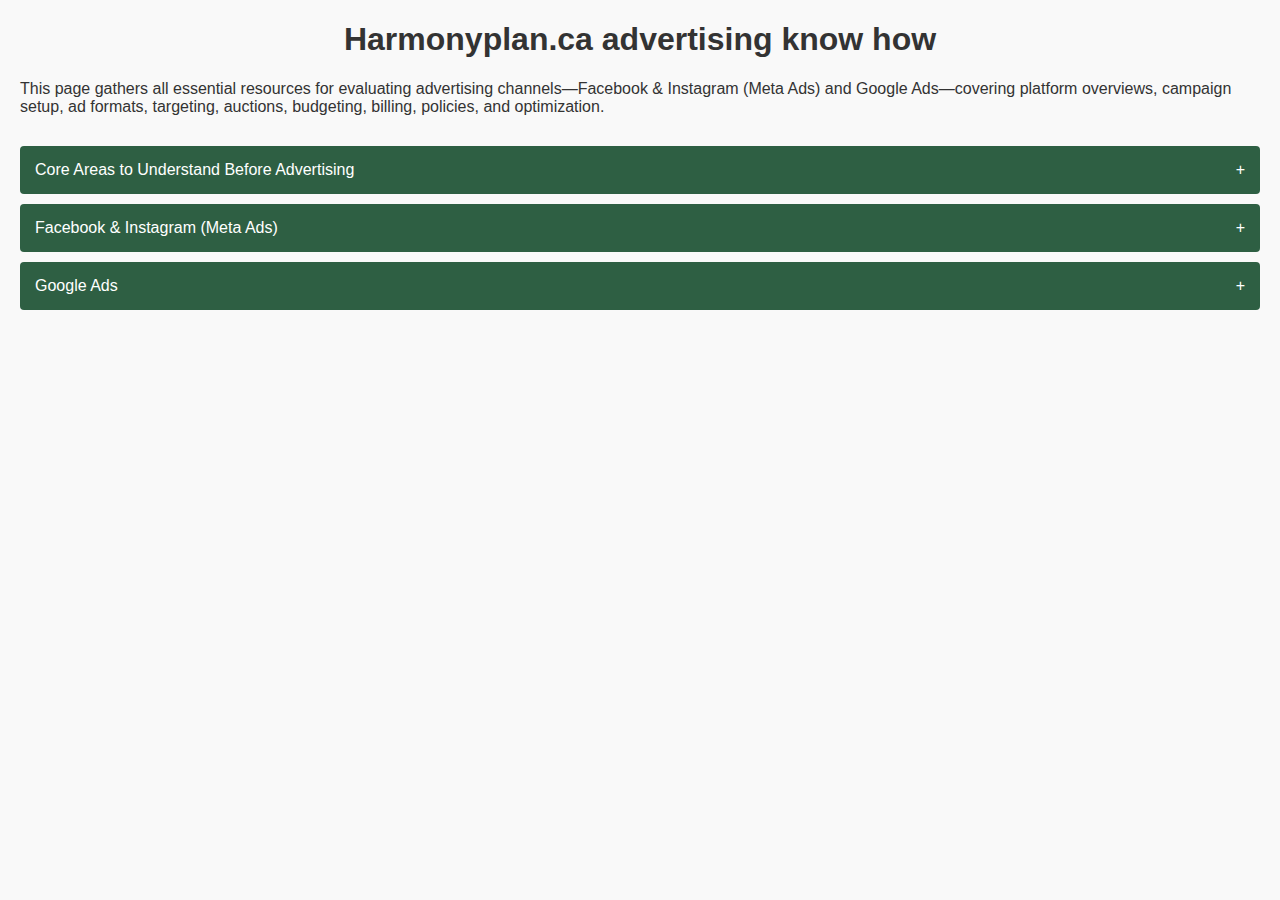
<file: ads/basics/index.html>
<!DOCTYPE html>
<html lang="en">
<head>
  <meta charset="UTF-8">
  <meta name="viewport" content="width=device-width, initial-scale=1.0">
  <title>Harmonyplan.ca advertising know how</title>
  <style>
    body { font-family: Arial, sans-serif; margin: 20px; padding: 0; background: #f9f9f9; color: #333; }
    h1 { text-align: center; }
    .summary { margin-bottom: 20px; }
    .collapsible { background-color: #2e5f43; color: white; cursor: pointer; padding: 15px; width: 100%; border: none; text-align: left; outline: none; font-size: 16px; border-radius: 4px; margin-top: 10px; }
    .collapsible:after { content: '+'; float: right; }
    .collapsible.active:after { content: '-'; }
    .content { padding: 0 15px; display: none; overflow: hidden; background-color: white; border: 1px solid #ccc; border-radius: 4px; margin-bottom: 10px; }
    .content ol, .content ul { margin: 10px 0 10px 20px; }
    .content li { margin-bottom: 8px; }
    .content a { color: #2e5f43; text-decoration: none; }
    .content a:hover { text-decoration: underline; }
  </style>
</head>
<body>
  <h1>Harmonyplan.ca advertising know how</h1>
  <p class="summary">This page gathers all essential resources for evaluating advertising channels—Facebook & Instagram (Meta Ads) and Google Ads—covering platform overviews, campaign setup, ad formats, targeting, auctions, budgeting, billing, policies, and optimization.</p>
  <button type="button" class="collapsible">Core Areas to Understand Before Advertising</button>
  <div class="content">
    <ol>
      <li><strong>Platform Overview & Objectives</strong>: Understand the advertising ecosystem, campaign objectives, and where your audience spends time.</li>
      <li><strong>Account Structure & Setup</strong>: How to create accounts, ad accounts or manager accounts, and link assets (pages, pixels, billing profiles).</li>
      <li><strong>Ad Formats & Creative Specs</strong>: Which formats (image, video, carousel, stories, search text, display banners, etc.) are available, and what their technical requirements are.</li>
      <li><strong>Targeting Options</strong>: Demographic, interest, behavior, custom audiences, lookalikes (Meta) or keywords, topics, audiences, in-market segments (Google).</li>
      <li><strong>Auction Mechanics & Bidding</strong>: How ads compete in real time, the role of quality/relevance scores, and which bidding strategies align with your goals.</li>
      <li><strong>Budgeting & Cost Models</strong>: Setting daily vs. lifetime budgets, understanding cost-per-click (CPC), cost-per-thousand impressions (CPM), cost-per-action (CPA), and best practices for allocating spend.</li>
      <li><strong>Billing & Payments</strong>: Payment thresholds, billing cycles, accepted payment methods, invoicing, and how to access statements.</li>
      <li><strong>Policies & Compliance</strong>: Advertising standards, prohibited content, and appeal processes to ensure your ads aren’t disapproved.</li>
      <li><strong>Measurement & Optimization Tools</strong>: Reporting dashboards, conversion tracking setups, analytics integrations, and automated recommendations.</li>
    </ol>
  </div>
  <button type="button" class="collapsible">Facebook & Instagram (Meta Ads)</button>
  <div class="content">
    <ul>
      <li><strong>Overview & Getting Started</strong><br><a href="https://www.facebook.com/business/ads">Meta Ads overview & basics</a></li>
      <li><strong>Objectives & Campaign Goals</strong><br><a href="https://www.facebook.com/business/ads/ad-objectives">Ad Objectives Guide</a></li>
      <li><strong>Formats & Creative Specs</strong><br><a href="https://www.facebook.com/business/ads-guide/update">Facebook Ads Guide (design specs)</a></li>
      <li><strong>Targeting Options</strong><br><a href="https://www.facebook.com/business/ads/ad-targeting">Ad Targeting Options</a></li>
      <li><strong>Auction & Pricing Mechanics</strong><br><a href="https://www.facebook.com/business/ads/ad-auction">Ad Auctions Explained</a></li>
      <li><strong>Budgeting & Cost Control</strong><br><a href="https://www.facebook.com/business/ads/pricing">Budgets, Costs & Schedules</a></li>
      <li><strong>Billing & Payments</strong><br><a href="https://www.facebook.com/business/help/1814143615511573">How to Pay for Meta Ads</a></li>
      <li><strong>Policies & Compliance</strong><br><a href="https://www.facebook.com/policies/ads">Advertising Standards & Policies</a></li>
    </ul>
  </div>
  <button type="button" class="collapsible">Google Ads</button>
  <div class="content">
    <ul>
      <li><strong>Overview & Getting Started</strong><br><a href="https://support.google.com/google-ads/answer/6146252?hl=en">Your guide to Google Ads</a></li>
      <li><strong>Advertising Policies</strong><br><a href="https://support.google.com/adspolicy/answer/6008942?hl=en">Google Ads Policies</a></li>
      <li><strong>Campaign Setup & Basics</strong><br><a href="https://support.google.com/google-ads/answer/6167122?hl=en">Get started with Google Ads (Basics)</a></li>
      <li><strong>Budgeting & Tips</strong><br><a href="https://support.google.com/google-ads/answer/10560629?hl=en">12 Tips for Advertising with Google Ads</a></li>
      <li><strong>Bidding Strategies</strong><br><a href="https://support.google.com/google-ads/answer/2472725?hl=en">Determine a bid strategy based on your goals</a><br><a href="https://support.google.com/google-ads/answer/2979071?hl=en">About automated bidding</a></li>
      <li><strong>Billing & Invoicing</strong><br><a href="https://support.google.com/google-ads/answer/1723045?hl=en">Get an invoice or payment receipt</a><br><a href="https://support.google.com/google-ads/answer/2497582?hl=en">Your Google Ads Billing page</a></li>
      <li><strong>Expert Support</strong><br><a href="https://ads.google.com/intl/en_us/home/ads-experts-support/">Contact Google Ads Experts</a></li>
    </ul>
  </div>
  <script>
    document.querySelectorAll('.collapsible').forEach(button => {
      button.addEventListener('click', () => {
        button.classList.toggle('active');
        const content = button.nextElementSibling;
        if (content.style.display === 'block') {
          content.style.display = 'none';
        } else {
          content.style.display = 'block';
        }
      });
    });
  </script>
</body>
</html>
</file>
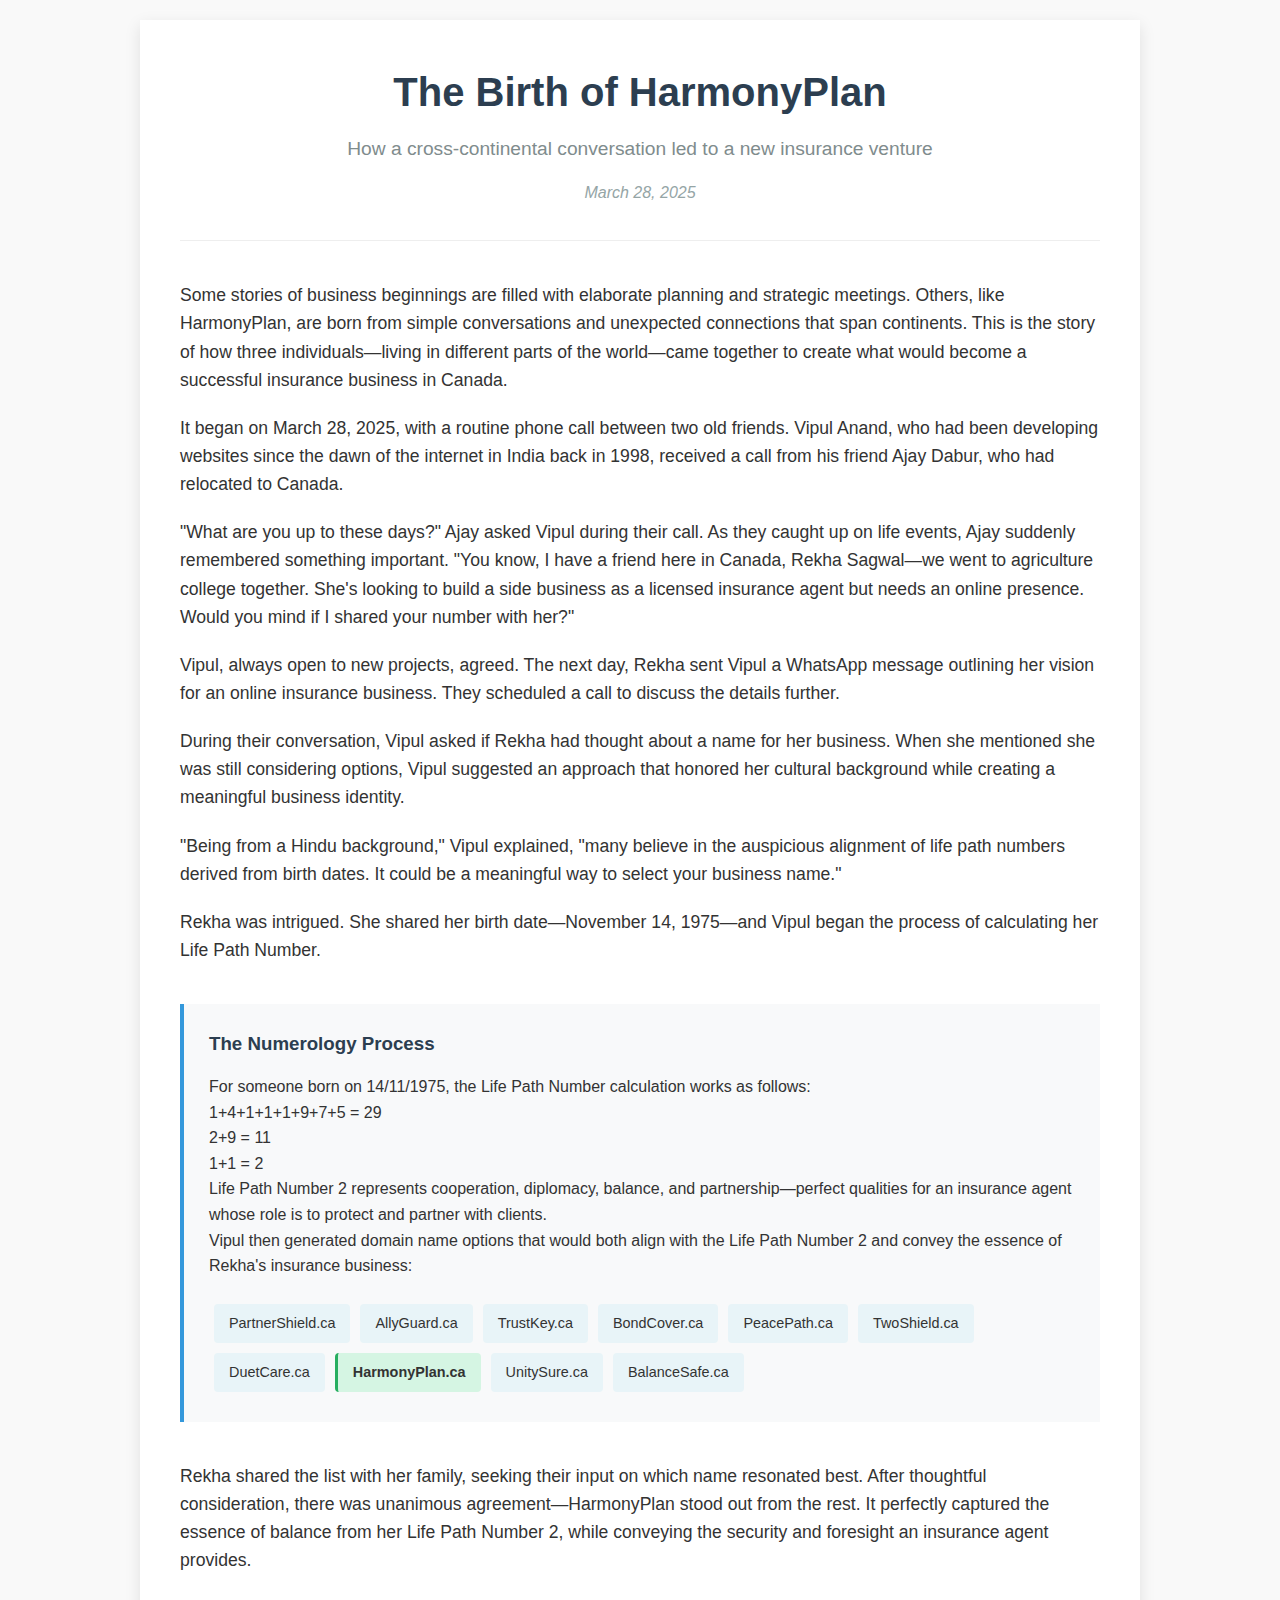
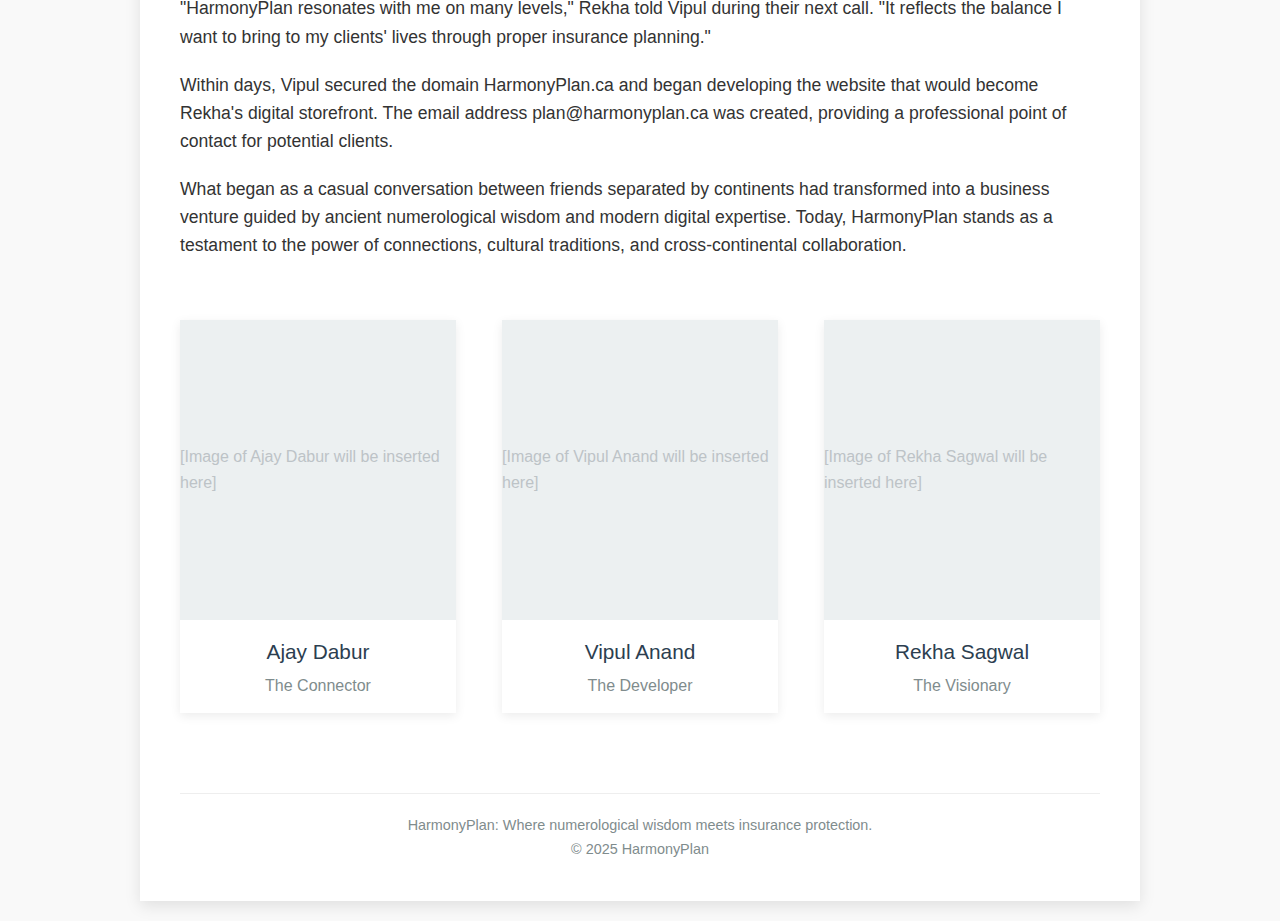
<file: hist/hpcahist/index.html>
<!DOCTYPE html>
<html lang="en">
<head>
    <meta charset="UTF-8">
    <meta name="viewport" content="width=device-width, initial-scale=1.0">
    <title>The Birth of HarmonyPlan</title>
    <style>
        * {
            margin: 0;
            padding: 0;
            box-sizing: border-box;
            font-family: 'Segoe UI', Tahoma, Geneva, Verdana, sans-serif;
        }
        
        body {
            background-color: #f9f9f9;
            color: #333;
            line-height: 1.6;
            padding: 20px;
        }
        
        .container {
            max-width: 1000px;
            margin: 0 auto;
            background-color: white;
            padding: 40px;
            box-shadow: 0 5px 15px rgba(0,0,0,0.1);
        }
        
        header {
            text-align: center;
            margin-bottom: 40px;
            border-bottom: 1px solid #eee;
            padding-bottom: 20px;
        }
        
        h1 {
            color: #2c3e50;
            font-size: 2.5rem;
            margin-bottom: 10px;
        }
        
        .subtitle {
            color: #7f8c8d;
            font-size: 1.2rem;
            font-weight: normal;
        }
        
        .date {
            color: #95a5a6;
            font-style: italic;
            margin: 15px 0;
        }
        
        .story {
            margin-bottom: 40px;
            font-size: 1.1rem;
        }
        
        .story p {
            margin-bottom: 20px;
        }
        
        .people {
            display: flex;
            justify-content: space-between;
            flex-wrap: wrap;
            margin-top: 60px;
        }
        
        .person-card {
            width: 30%;
            background-color: white;
            margin-bottom: 30px;
            box-shadow: 0 3px 10px rgba(0,0,0,0.08);
        }
        
        .person-image {
            width: 100%;
            height: 300px;
            background-color: #ecf0f1;
            display: flex;
            align-items: center;
            justify-content: center;
            color: #bdc3c7;
        }
        
        .person-info {
            padding: 15px;
            text-align: center;
        }
        
        .person-name {
            font-size: 1.3rem;
            color: #2c3e50;
            margin-bottom: 5px;
        }
        
        .person-role {
            color: #7f8c8d;
        }
        
        .numerology {
            background-color: #f8f9fa;
            padding: 25px;
            margin: 40px 0;
            border-left: 4px solid #3498db;
        }
        
        .numerology h3 {
            margin-bottom: 15px;
            color: #2c3e50;
        }
        
        .domain-options {
            display: flex;
            flex-wrap: wrap;
            margin-top: 20px;
        }
        
        .domain {
            background-color: #e8f4f8;
            padding: 8px 15px;
            margin: 5px;
            border-radius: 4px;
            font-size: 0.9rem;
        }
        
        .selected {
            background-color: #d5f5e3;
            border-left: 3px solid #27ae60;
            font-weight: bold;
        }
        
        footer {
            text-align: center;
            margin-top: 50px;
            color: #7f8c8d;
            font-size: 0.9rem;
            border-top: 1px solid #eee;
            padding-top: 20px;
        }
        
        @media (max-width: 768px) {
            .person-card {
                width: 100%;
                margin-bottom: 30px;
            }
            
            .container {
                padding: 20px;
            }
        }
    </style>
</head>
<body>
    <div class="container">
        <header>
            <h1>The Birth of HarmonyPlan</h1>
            <div class="subtitle">How a cross-continental conversation led to a new insurance venture</div>
            <div class="date">March 28, 2025</div>
        </header>
        
        <section class="story">
            <p>Some stories of business beginnings are filled with elaborate planning and strategic meetings. Others, like HarmonyPlan, are born from simple conversations and unexpected connections that span continents. This is the story of how three individuals—living in different parts of the world—came together to create what would become a successful insurance business in Canada.</p>
            
            <p>It began on March 28, 2025, with a routine phone call between two old friends. Vipul Anand, who had been developing websites since the dawn of the internet in India back in 1998, received a call from his friend Ajay Dabur, who had relocated to Canada.</p>
            
            <p>"What are you up to these days?" Ajay asked Vipul during their call. As they caught up on life events, Ajay suddenly remembered something important. "You know, I have a friend here in Canada, Rekha Sagwal—we went to agriculture college together. She's looking to build a side business as a licensed insurance agent but needs an online presence. Would you mind if I shared your number with her?"</p>
            
            <p>Vipul, always open to new projects, agreed. The next day, Rekha sent Vipul a WhatsApp message outlining her vision for an online insurance business. They scheduled a call to discuss the details further.</p>
            
            <p>During their conversation, Vipul asked if Rekha had thought about a name for her business. When she mentioned she was still considering options, Vipul suggested an approach that honored her cultural background while creating a meaningful business identity.</p>
            
            <p>"Being from a Hindu background," Vipul explained, "many believe in the auspicious alignment of life path numbers derived from birth dates. It could be a meaningful way to select your business name."</p>
            
            <p>Rekha was intrigued. She shared her birth date—November 14, 1975—and Vipul began the process of calculating her Life Path Number.</p>
        </section>
        
        <section class="numerology">
            <h3>The Numerology Process</h3>
            <p>For someone born on 14/11/1975, the Life Path Number calculation works as follows:</p>
            <p>1+4+1+1+1+9+7+5 = 29</p>
            <p>2+9 = 11</p>
            <p>1+1 = 2</p>
            
            <p>Life Path Number 2 represents cooperation, diplomacy, balance, and partnership—perfect qualities for an insurance agent whose role is to protect and partner with clients.</p>
            
            <p>Vipul then generated domain name options that would both align with the Life Path Number 2 and convey the essence of Rekha's insurance business:</p>
            
            <div class="domain-options">
                <div class="domain">PartnerShield.ca</div>
                <div class="domain">AllyGuard.ca</div>
                <div class="domain">TrustKey.ca</div>
                <div class="domain">BondCover.ca</div>
                <div class="domain">PeacePath.ca</div>
                <div class="domain">TwoShield.ca</div>
                <div class="domain">DuetCare.ca</div>
                <div class="domain selected">HarmonyPlan.ca</div>
                <div class="domain">UnitySure.ca</div>
                <div class="domain">BalanceSafe.ca</div>
            </div>
        </section>
        
        <section class="story">
            <p>Rekha shared the list with her family, seeking their input on which name resonated best. After thoughtful consideration, there was unanimous agreement—HarmonyPlan stood out from the rest. It perfectly captured the essence of balance from her Life Path Number 2, while conveying the security and foresight an insurance agent provides.</p>
            
            <p>"HarmonyPlan resonates with me on many levels," Rekha told Vipul during their next call. "It reflects the balance I want to bring to my clients' lives through proper insurance planning."</p>
            
            <p>Within days, Vipul secured the domain HarmonyPlan.ca and began developing the website that would become Rekha's digital storefront. The email address plan@harmonyplan.ca was created, providing a professional point of contact for potential clients.</p>
            
            <p>What began as a casual conversation between friends separated by continents had transformed into a business venture guided by ancient numerological wisdom and modern digital expertise. Today, HarmonyPlan stands as a testament to the power of connections, cultural traditions, and cross-continental collaboration.</p>
        </section>
        
        <section class="people">
            <div class="person-card">
                <div class="person-image">
                    [Image of Ajay Dabur will be inserted here]
                </div>
                <div class="person-info">
                    <div class="person-name">Ajay Dabur</div>
                    <div class="person-role">The Connector</div>
                </div>
            </div>
            
            <div class="person-card">
                <div class="person-image">
                    [Image of Vipul Anand will be inserted here]
                </div>
                <div class="person-info">
                    <div class="person-name">Vipul Anand</div>
                    <div class="person-role">The Developer</div>
                </div>
            </div>
            
            <div class="person-card">
                <div class="person-image">
                    [Image of Rekha Sagwal will be inserted here]
                </div>
                <div class="person-info">
                    <div class="person-name">Rekha Sagwal</div>
                    <div class="person-role">The Visionary</div>
                </div>
            </div>
        </section>
        
        <footer>
            <p>HarmonyPlan: Where numerological wisdom meets insurance protection.</p>
            <p>© 2025 HarmonyPlan</p>
        </footer>
    </div>
</body>
</html>
</file>
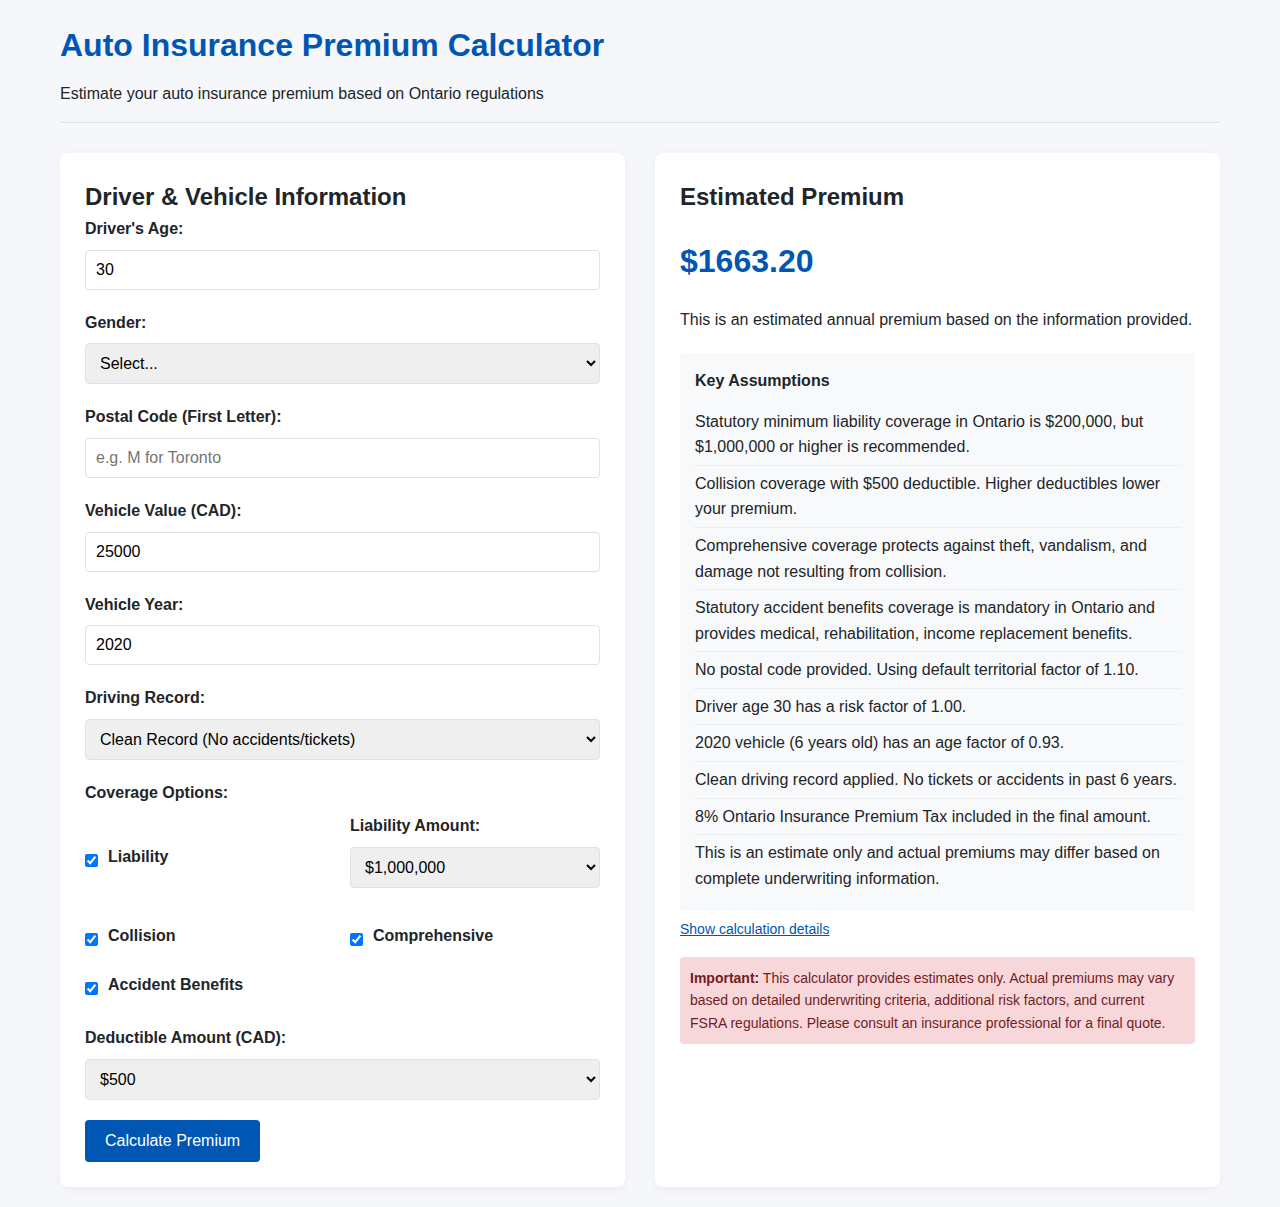
<file: tools/calc/auto/index.html>
<!DOCTYPE html>
<html lang="en">
<head>
    <meta charset="UTF-8">
    <meta name="viewport" content="width=device-width, initial-scale=1.0">
    <title>Auto Insurance Premium Calculator - Ontario</title>
    <style>
        :root {
            --primary-color: #0056b3;
            --secondary-color: #f8f9fa;
            --accent-color: #28a745;
            --text-color: #212529;
            --border-color: #dee2e6;
        }
        
        * {
            box-sizing: border-box;
            margin: 0;
            padding: 0;
            font-family: 'Segoe UI', Tahoma, Geneva, Verdana, sans-serif;
        }
        
        body {
            color: var(--text-color);
            line-height: 1.6;
            padding: 20px;
            max-width: 1200px;
            margin: 0 auto;
            background-color: #f5f7fa;
        }
        
        header {
            margin-bottom: 30px;
            border-bottom: 1px solid var(--border-color);
            padding-bottom: 15px;
        }
        
        header h1 {
            color: var(--primary-color);
            margin-bottom: 10px;
        }
        
        .calculator-container {
            display: flex;
            flex-wrap: wrap;
            gap: 30px;
        }
        
        .input-section {
            flex: 1;
            min-width: 300px;
            background-color: white;
            padding: 25px;
            border-radius: 8px;
            box-shadow: 0 2px 10px rgba(0, 0, 0, 0.05);
        }
        
        .results-section {
            flex: 1;
            min-width: 300px;
            background-color: white;
            padding: 25px;
            border-radius: 8px;
            box-shadow: 0 2px 10px rgba(0, 0, 0, 0.05);
        }
        
        .form-group {
            margin-bottom: 20px;
        }
        
        .form-group label {
            display: block;
            margin-bottom: 8px;
            font-weight: 600;
        }
        
        .form-group input[type="text"],
        .form-group input[type="number"],
        .form-group select {
            width: 100%;
            padding: 10px;
            border: 1px solid var(--border-color);
            border-radius: 4px;
            font-size: 16px;
        }
        
        .form-group input[type="checkbox"] {
            margin-right: 10px;
        }
        
        button {
            background-color: var(--primary-color);
            color: white;
            border: none;
            padding: 12px 20px;
            font-size: 16px;
            border-radius: 4px;
            cursor: pointer;
            transition: background-color 0.3s;
        }
        
        button:hover {
            background-color: #004494;
        }
        
        .coverage-options {
            display: grid;
            grid-template-columns: repeat(auto-fill, minmax(200px, 1fr));
            gap: 15px;
            margin-bottom: 20px;
        }
        
        .checkbox-item {
            display: flex;
            align-items: center;
        }
        
        .premium-result {
            font-size: 32px;
            font-weight: bold;
            color: var(--primary-color);
            margin: 20px 0;
        }
        
        .assumptions-list {
            background-color: var(--secondary-color);
            padding: 15px;
            border-radius: 4px;
            margin-top: 20px;
        }
        
        .assumptions-list h4 {
            margin-bottom: 10px;
            color: var(--text-color);
        }
        
        .assumptions-list ul {
            list-style-type: none;
        }
        
        .assumptions-list li {
            padding: 5px 0;
            border-bottom: 1px dotted var(--border-color);
        }
        
        .assumptions-list li:last-child {
            border-bottom: none;
        }
        
        .toggle-details {
            background: none;
            border: none;
            color: var(--primary-color);
            cursor: pointer;
            text-decoration: underline;
            padding: 0;
            font-size: 14px;
            margin-top: 10px;
        }
        
        .details-section {
            margin-top: 20px;
            padding-top: 20px;
            border-top: 1px solid var(--border-color);
        }
        
        .details-table {
            width: 100%;
            border-collapse: collapse;
            margin-top: 15px;
        }
        
        .details-table th, .details-table td {
            border: 1px solid var(--border-color);
            padding: 10px;
            text-align: left;
        }
        
        .details-table th {
            background-color: var(--secondary-color);
        }
        
        .warning {
            color: #721c24;
            background-color: #f8d7da;
            padding: 10px;
            border-radius: 4px;
            margin-top: 15px;
            font-size: 14px;
        }
        
        .hidden {
            display: none;
        }
        
        @media (max-width: 768px) {
            .calculator-container {
                flex-direction: column;
            }
        }
    </style>
</head>
<body>
    <header>
        <h1>Auto Insurance Premium Calculator</h1>
        <p>Estimate your auto insurance premium based on Ontario regulations</p>
    </header>

    <div class="calculator-container">
        <section class="input-section">
            <h2>Driver & Vehicle Information</h2>
            
            <div class="form-group">
                <label for="age">Driver's Age:</label>
                <input type="number" id="age" min="16" max="99" value="30">
            </div>
            
            <div class="form-group">
                <label for="gender">Gender:</label>
                <select id="gender">
                    <option value="">Select...</option>
                    <option value="M">Male</option>
                    <option value="F">Female</option>
                    <option value="X">Non-binary/Prefer not to say</option>
                </select>
            </div>
            
            <div class="form-group">
                <label for="postalCode">Postal Code (First Letter):</label>
                <input type="text" id="postalCode" maxlength="1" placeholder="e.g. M for Toronto">
            </div>
            
            <div class="form-group">
                <label for="vehicleValue">Vehicle Value (CAD):</label>
                <input type="number" id="vehicleValue" min="0" value="25000">
            </div>
            
            <div class="form-group">
                <label for="vehicleYear">Vehicle Year:</label>
                <input type="number" id="vehicleYear" min="1950" max="2030" value="2020">
            </div>
            
            <div class="form-group">
                <label for="drivingRecord">Driving Record:</label>
                <select id="drivingRecord">
                    <option value="clean">Clean Record (No accidents/tickets)</option>
                    <option value="minor">Minor Infractions (1-2 tickets)</option>
                    <option value="major">Major Infractions (At-fault accident or serious violation)</option>
                </select>
            </div>
            
            <div class="form-group">
                <label>Coverage Options:</label>
                <div class="coverage-options">
                    <div class="checkbox-item">
                        <input type="checkbox" id="liability" checked>
                        <label for="liability">Liability</label>
                    </div>
                    
                    <div class="form-group" id="liabilityAmountGroup">
                        <label for="liabilityAmount">Liability Amount:</label>
                        <select id="liabilityAmount">
                            <option value="1000000">$1,000,000</option>
                            <option value="2000000">$2,000,000</option>
                            <option value="5000000">$5,000,000</option>
                        </select>
                    </div>
                    
                    <div class="checkbox-item">
                        <input type="checkbox" id="collision" checked>
                        <label for="collision">Collision</label>
                    </div>
                    
                    <div class="checkbox-item">
                        <input type="checkbox" id="comprehensive" checked>
                        <label for="comprehensive">Comprehensive</label>
                    </div>
                    
                    <div class="checkbox-item">
                        <input type="checkbox" id="accidentBenefits" checked>
                        <label for="accidentBenefits">Accident Benefits</label>
                    </div>
                </div>
            </div>
            
            <div class="form-group">
                <label for="deductible">Deductible Amount (CAD):</label>
                <select id="deductible">
                    <option value="500">$500</option>
                    <option value="1000">$1,000</option>
                    <option value="2000">$2,000</option>
                </select>
            </div>
            
            <button id="calculateBtn">Calculate Premium</button>
        </section>
        
        <section class="results-section">
            <h2>Estimated Premium</h2>
            
            <div id="premiumResult" class="premium-result">$0.00</div>
            
            <p>This is an estimated annual premium based on the information provided.</p>
            
            <div class="assumptions-list">
                <h4>Key Assumptions</h4>
                <ul id="assumptionsList">
                    <!-- Assumptions will be added here -->
                </ul>
            </div>
            
            <button id="toggleDetails" class="toggle-details">Show calculation details</button>
            
            <div id="detailsSection" class="details-section hidden">
                <h3>Premium Calculation Breakdown</h3>
                <table class="details-table">
                    <thead>
                        <tr>
                            <th>Factor</th>
                            <th>Base Value</th>
                            <th>Multiplier</th>
                            <th>Subtotal</th>
                        </tr>
                    </thead>
                    <tbody id="detailsTable">
                        <!-- Details will be added here -->
                    </tbody>
                </table>
            </div>
            
            <div class="warning">
                <strong>Important:</strong> This calculator provides estimates only. Actual premiums may vary based on detailed underwriting criteria, additional risk factors, and current FSRA regulations. Please consult an insurance professional for a final quote.
            </div>
        </section>
    </div>

    <script>
        // Ontario territorial rating factors (simplified)
        const territorialFactors = {
            'M': 1.25, // Toronto
            'L': 1.15, // London area
            'K': 1.10, // Kingston/Eastern Ontario
            'N': 1.05, // Southwestern Ontario
            'P': 1.00, // Northern Ontario
            'G': 1.20, // Central Ontario
            'H': 1.20, // Hamilton area
            'J': 1.15, // Peterborough area
            'T': 1.25, // Toronto area
            '': 1.10  // Default if not specified
        };
        
        // Age-based risk factors
        const ageFactors = {
            // Teen drivers (high risk)
            16: 2.50, 17: 2.40, 18: 2.30, 19: 2.20,
            // Young adults (moderate-high risk) 
            20: 2.10, 21: 2.00, 22: 1.90, 23: 1.80, 24: 1.70,
            // Adults (baseline risk)
            25: 1.20, 30: 1.00, 35: 0.95, 40: 0.90, 45: 0.90,
            // Middle-aged (low risk)
            50: 0.85, 55: 0.85, 60: 0.80, 65: 0.80,
            // Seniors (increasing risk)
            70: 0.85, 75: 0.95, 80: 1.10, 85: 1.30,
            90: 1.50, 95: 1.80, 99: 2.00
        };
        
        // Vehicle age discount factors
        const vehicleAgeFactors = {
            0: 1.20,  // New vehicle (current year)
            1: 1.15,  // 1 year old
            2: 1.10,  // 2 years old
            3: 1.05,  // 3 years old
            4: 1.00,  // 4 years old
            5: 0.95,  // 5 years old
            8: 0.90,  // 6-8 years old
            10: 0.85, // 9-10 years old
            15: 0.80, // 11-15 years old
            20: 0.90, // 16-20 years old (classics, higher maintenance)
            25: 1.00  // Over 20 years (antiques, special considerations)
        };
        
        // Driving record factors
        const drivingRecordFactors = {
            'clean': 1.00,
            'minor': 1.30,
            'major': 1.80
        };
        
        // Base rates for different coverages (simplified)
        const baseRates = {
            'liability': 600,
            'collision': 400,
            'comprehensive': 300,
            'accidentBenefits': 200
        };
        
        // Initialize calculation details
        let calculationDetails = [];
        let assumptions = [];
        
        // Function to get the age factor with interpolation
        function getAgeFactor(age) {
            // Define key age points from our ageFactors object
            const ages = Object.keys(ageFactors).map(Number).sort((a, b) => a - b);
            
            // If age is less than minimum or greater than maximum, use the boundary values
            if (age <= ages[0]) return ageFactors[ages[0]];
            if (age >= ages[ages.length - 1]) return ageFactors[ages[ages.length - 1]];
            
            // Find the two surrounding age points for interpolation
            let lowerAge = ages.filter(a => a <= age).pop();
            let upperAge = ages.filter(a => a > age)[0];
            
            // Linear interpolation between the two surrounding points
            let lowerFactor = ageFactors[lowerAge];
            let upperFactor = ageFactors[upperAge];
            let ratio = (age - lowerAge) / (upperAge - lowerAge);
            
            return lowerFactor + ratio * (upperFactor - lowerFactor);
        }
        
        // Function to get vehicle age factor with interpolation
        function getVehicleAgeFactor(vehicleYear) {
            const currentYear = new Date().getFullYear();
            const vehicleAge = currentYear - vehicleYear;
            
            if (vehicleAge < 0) return 1.2; // Future models (concept cars, etc.)
            
            const ages = Object.keys(vehicleAgeFactors).map(Number).sort((a, b) => a - b);
            
            // Find the correct age bracket
            if (vehicleAge >= ages[ages.length - 1]) return vehicleAgeFactors[ages[ages.length - 1]];
            
            for (let i = 0; i < ages.length - 1; i++) {
                if (vehicleAge >= ages[i] && vehicleAge < ages[i + 1]) {
                    // Linear interpolation between brackets if needed
                    if (ages[i + 1] - ages[i] > 1) {
                        const lowerFactor = vehicleAgeFactors[ages[i]];
                        const upperFactor = vehicleAgeFactors[ages[i + 1]];
                        const ratio = (vehicleAge - ages[i]) / (ages[i + 1] - ages[i]);
                        return lowerFactor + ratio * (upperFactor - lowerFactor);
                    }
                    return vehicleAgeFactors[ages[i]];
                }
            }
            
            return 1.0; // Default factor if not found
        }
        
        // Calculate premium based on input values
        function calculatePremium() {
            // Reset calculation details and assumptions
            calculationDetails = [];
            assumptions = [];
            
            // Get input values
            const age = parseInt(document.getElementById('age').value) || 30;
            const gender = document.getElementById('gender').value;
            const postalCode = document.getElementById('postalCode').value.toUpperCase();
            const vehicleValue = parseFloat(document.getElementById('vehicleValue').value) || 25000;
            const vehicleYear = parseInt(document.getElementById('vehicleYear').value) || 2020;
            const drivingRecord = document.getElementById('drivingRecord').value;
            const deductible = parseInt(document.getElementById('deductible').value) || 500;
            
            // Get selected coverages
            const liabilityCovered = document.getElementById('liability').checked;
            const liabilityAmount = parseInt(document.getElementById('liabilityAmount').value);
            const collisionCovered = document.getElementById('collision').checked;
            const comprehensiveCovered = document.getElementById('comprehensive').checked;
            const accidentBenefitsCovered = document.getElementById('accidentBenefits').checked;
            
            // Calculate base premium
            let basePremium = 0;
            
            // Add liability coverage if selected
            if (liabilityCovered) {
                const liabilityFactor = liabilityAmount / 1000000;
                const liabilityPremium = baseRates.liability * liabilityFactor;
                basePremium += liabilityPremium;
                calculationDetails.push({
                    factor: 'Liability Coverage',
                    baseValue: `$${baseRates.liability.toFixed(2)}`,
                    multiplier: liabilityFactor.toFixed(2),
                    subtotal: `$${liabilityPremium.toFixed(2)}`
                });
                
                assumptions.push(`Statutory minimum liability coverage in Ontario is $200,000, but $1,000,000 or higher is recommended.`);
            }
            
            // Add collision coverage if selected
            if (collisionCovered) {
                // Adjust for vehicle value
                const valueFactor = Math.sqrt(vehicleValue / 25000);
                const adjustedCollision = baseRates.collision * valueFactor;
                
                // Adjust for deductible
                const deductibleFactor = deductible === 500 ? 1.0 : 
                                         deductible === 1000 ? 0.9 : 0.8;
                
                const collisionPremium = adjustedCollision * deductibleFactor;
                basePremium += collisionPremium;
                
                calculationDetails.push({
                    factor: 'Collision Coverage',
                    baseValue: `$${baseRates.collision.toFixed(2)}`,
                    multiplier: `${valueFactor.toFixed(2)} × ${deductibleFactor.toFixed(2)}`,
                    subtotal: `$${collisionPremium.toFixed(2)}`
                });
                
                assumptions.push(`Collision coverage with $${deductible} deductible. Higher deductibles lower your premium.`);
            }
            
            // Add comprehensive coverage if selected
            if (comprehensiveCovered) {
                // Adjust for vehicle value
                const valueFactor = Math.sqrt(vehicleValue / 25000);
                const adjustedComprehensive = baseRates.comprehensive * valueFactor;
                
                // Adjust for deductible
                const deductibleFactor = deductible === 500 ? 1.0 : 
                                         deductible === 1000 ? 0.9 : 0.8;
                
                const comprehensivePremium = adjustedComprehensive * deductibleFactor;
                basePremium += comprehensivePremium;
                
                calculationDetails.push({
                    factor: 'Comprehensive Coverage',
                    baseValue: `$${baseRates.comprehensive.toFixed(2)}`,
                    multiplier: `${valueFactor.toFixed(2)} × ${deductibleFactor.toFixed(2)}`,
                    subtotal: `$${comprehensivePremium.toFixed(2)}`
                });
                
                assumptions.push(`Comprehensive coverage protects against theft, vandalism, and damage not resulting from collision.`);
            }
            
            // Add accident benefits if selected
            if (accidentBenefitsCovered) {
                basePremium += baseRates.accidentBenefits;
                
                calculationDetails.push({
                    factor: 'Accident Benefits',
                    baseValue: `$${baseRates.accidentBenefits.toFixed(2)}`,
                    multiplier: '1.00',
                    subtotal: `$${baseRates.accidentBenefits.toFixed(2)}`
                });
                
                assumptions.push(`Statutory accident benefits coverage is mandatory in Ontario and provides medical, rehabilitation, income replacement benefits.`);
            }
            
            // Apply territorial factor
            const territorialFactor = territorialFactors[postalCode] || territorialFactors[''];
            let territoralAdjustedPremium = basePremium * territorialFactor;
            
            calculationDetails.push({
                factor: 'Territory Factor',
                baseValue: `$${basePremium.toFixed(2)}`,
                multiplier: territorialFactor.toFixed(2),
                subtotal: `$${territoralAdjustedPremium.toFixed(2)}`
            });
            
            if (postalCode) {
                assumptions.push(`Postal code area ${postalCode} has a territorial rating factor of ${territorialFactor.toFixed(2)}.`);
            } else {
                assumptions.push(`No postal code provided. Using default territorial factor of ${territorialFactor.toFixed(2)}.`);
            }
            
            // Apply age factor
            const ageFactor = getAgeFactor(age);
            let ageAdjustedPremium = territoralAdjustedPremium * ageFactor;
            
            calculationDetails.push({
                factor: 'Driver Age Factor',
                baseValue: `$${territoralAdjustedPremium.toFixed(2)}`,
                multiplier: ageFactor.toFixed(2),
                subtotal: `$${ageAdjustedPremium.toFixed(2)}`
            });
            
            assumptions.push(`Driver age ${age} has a risk factor of ${ageFactor.toFixed(2)}.`);
            
            // Apply vehicle age factor
            const vehicleAgeFactor = getVehicleAgeFactor(vehicleYear);
            let vehicleAgeAdjustedPremium = ageAdjustedPremium * vehicleAgeFactor;
            
            calculationDetails.push({
                factor: 'Vehicle Age Factor',
                baseValue: `$${ageAdjustedPremium.toFixed(2)}`,
                multiplier: vehicleAgeFactor.toFixed(2),
                subtotal: `$${vehicleAgeAdjustedPremium.toFixed(2)}`
            });
            
            const vehicleAge = new Date().getFullYear() - vehicleYear;
            assumptions.push(`${vehicleYear} vehicle (${vehicleAge} years old) has an age factor of ${vehicleAgeFactor.toFixed(2)}.`);
            
            // Apply driving record factor
            const recordFactor = drivingRecordFactors[drivingRecord] || 1.0;
            let finalPremium = vehicleAgeAdjustedPremium * recordFactor;
            
            calculationDetails.push({
                factor: 'Driving Record Factor',
                baseValue: `$${vehicleAgeAdjustedPremium.toFixed(2)}`,
                multiplier: recordFactor.toFixed(2),
                subtotal: `$${finalPremium.toFixed(2)}`
            });
            
            if (drivingRecord === 'clean') {
                assumptions.push(`Clean driving record applied. No tickets or accidents in past 6 years.`);
            } else if (drivingRecord === 'minor') {
                assumptions.push(`Minor infractions applied. This includes 1-2 minor tickets in past 3 years.`);
            } else {
                assumptions.push(`Major infractions applied. This includes at-fault accidents or serious violations.`);
            }
            
            // Apply Ontario Auto Insurance Tax (8%) 
            const tax = finalPremium * 0.08;
            const totalPremium = finalPremium + tax;
            
            calculationDetails.push({
                factor: 'Ontario Insurance Premium Tax',
                baseValue: `$${finalPremium.toFixed(2)}`,
                multiplier: '8%',
                subtotal: `$${tax.toFixed(2)}`
            });
            
            calculationDetails.push({
                factor: 'Total Annual Premium',
                baseValue: '',
                multiplier: '',
                subtotal: `$${totalPremium.toFixed(2)}`
            });
            
            assumptions.push(`8% Ontario Insurance Premium Tax included in the final amount.`);
            assumptions.push(`This is an estimate only and actual premiums may differ based on complete underwriting information.`);
            
            // Display the result
            document.getElementById('premiumResult').textContent = `$${totalPremium.toFixed(2)}`;
            
            // Update assumptions list
            updateAssumptionsList();
            
            // Update details table
            updateDetailsTable();
        }
        
        // Update the assumptions list in the UI
        function updateAssumptionsList() {
            const assumptionsList = document.getElementById('assumptionsList');
            assumptionsList.innerHTML = '';
            
            assumptions.forEach(assumption => {
                const li = document.createElement('li');
                li.textContent = assumption;
                assumptionsList.appendChild(li);
            });
        }
        
        // Update the details table in the UI
        function updateDetailsTable() {
            const detailsTable = document.getElementById('detailsTable');
            detailsTable.innerHTML = '';
            
            calculationDetails.forEach(detail => {
                const row = document.createElement('tr');
                
                const factorCell = document.createElement('td');
                factorCell.textContent = detail.factor;
                row.appendChild(factorCell);
                
                const baseValueCell = document.createElement('td');
                baseValueCell.textContent = detail.baseValue;
                row.appendChild(baseValueCell);
                
                const multiplierCell = document.createElement('td');
                multiplierCell.textContent = detail.multiplier;
                row.appendChild(multiplierCell);
                
                const subtotalCell = document.createElement('td');
                subtotalCell.textContent = detail.subtotal;
                row.appendChild(subtotalCell);
                
                detailsTable.appendChild(row);
            });
        }
        
        // Function to toggle details section visibility
        function toggleDetails() {
            const detailsSection = document.getElementById('detailsSection');
            const toggleButton = document.getElementById('toggleDetails');
            
            if (detailsSection.classList.contains('hidden')) {
                detailsSection.classList.remove('hidden');
                toggleButton.textContent = 'Hide calculation details';
            } else {
                detailsSection.classList.add('hidden');
                toggleButton.textContent = 'Show calculation details';
            }
        }
        
        // Set up event listeners
        document.addEventListener('DOMContentLoaded', function() {
            // Calculate button click event
            document.getElementById('calculateBtn').addEventListener('click', calculatePremium);
            
            // Toggle details button click event
            document.getElementById('toggleDetails').addEventListener('click', toggleDetails);
            
            // Initialize with a calculation
            calculatePremium();
        });
    </script>
</body>
</html>
</file>
